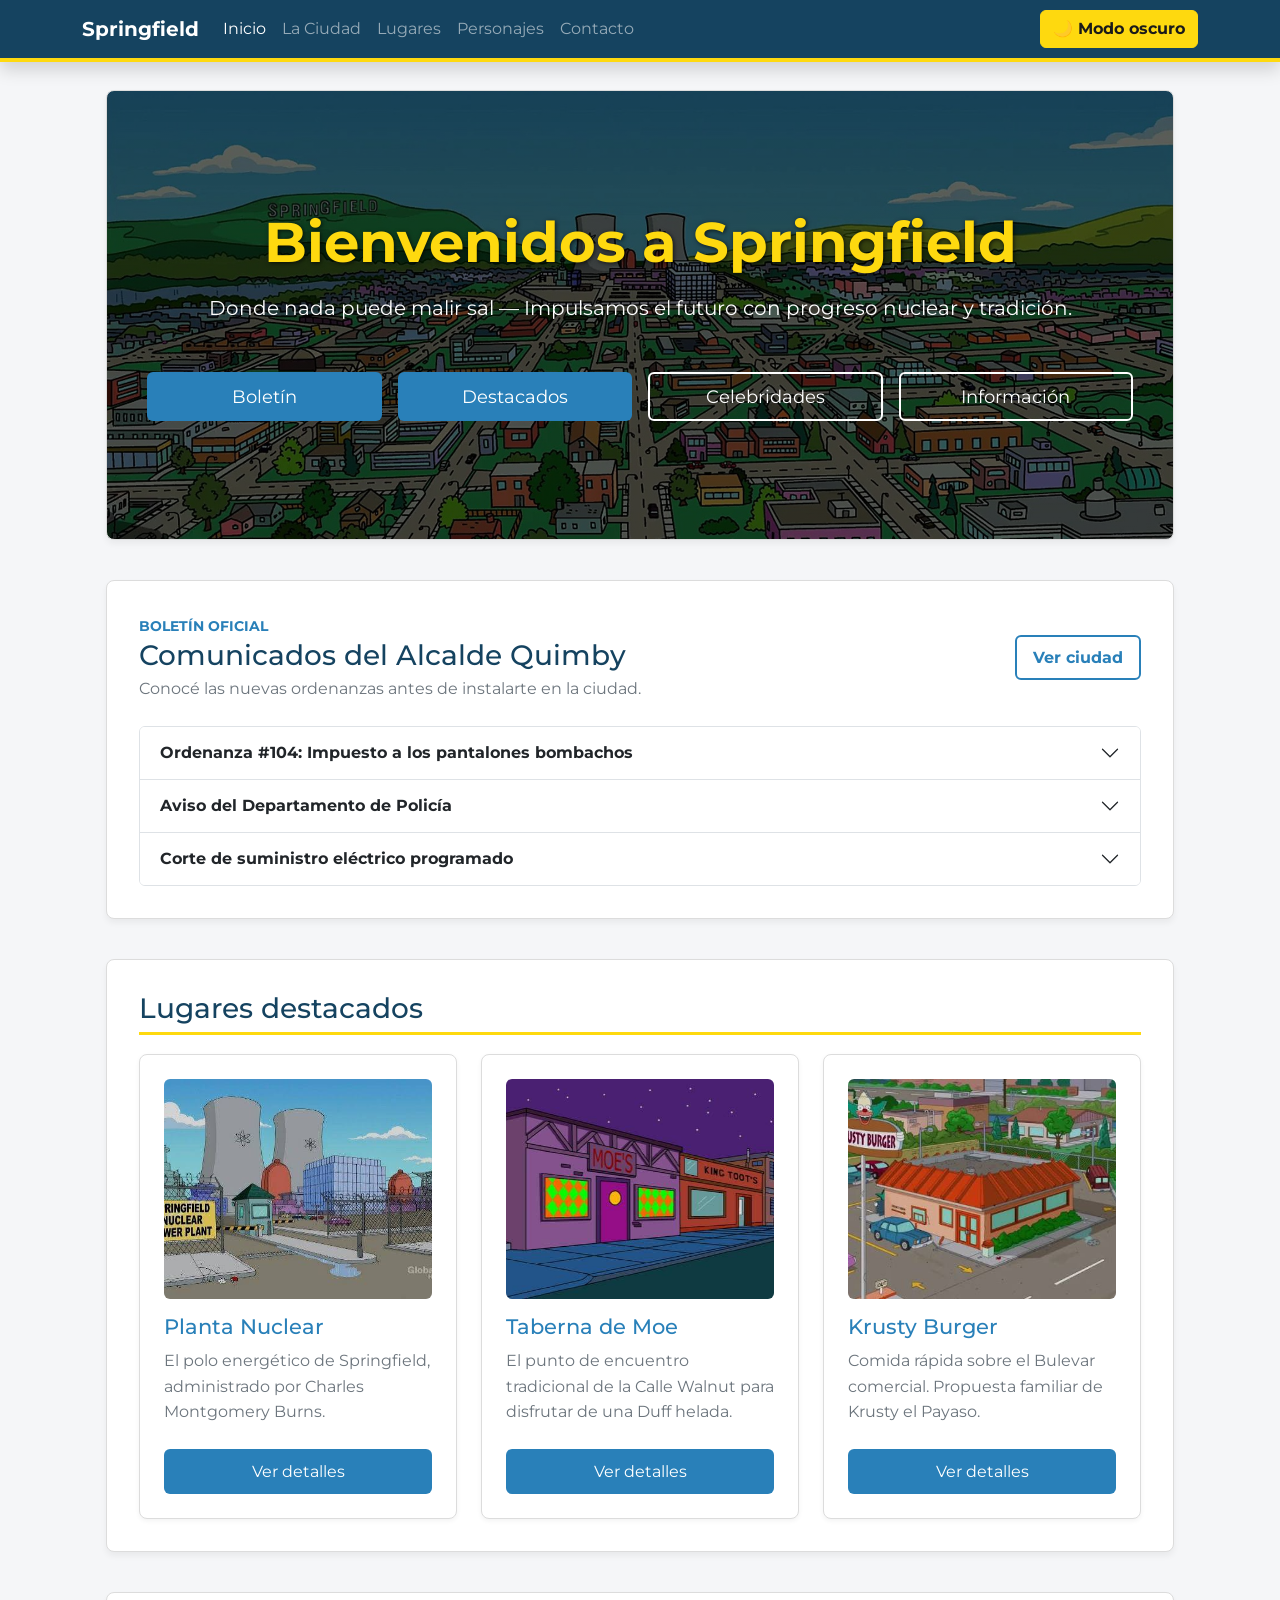
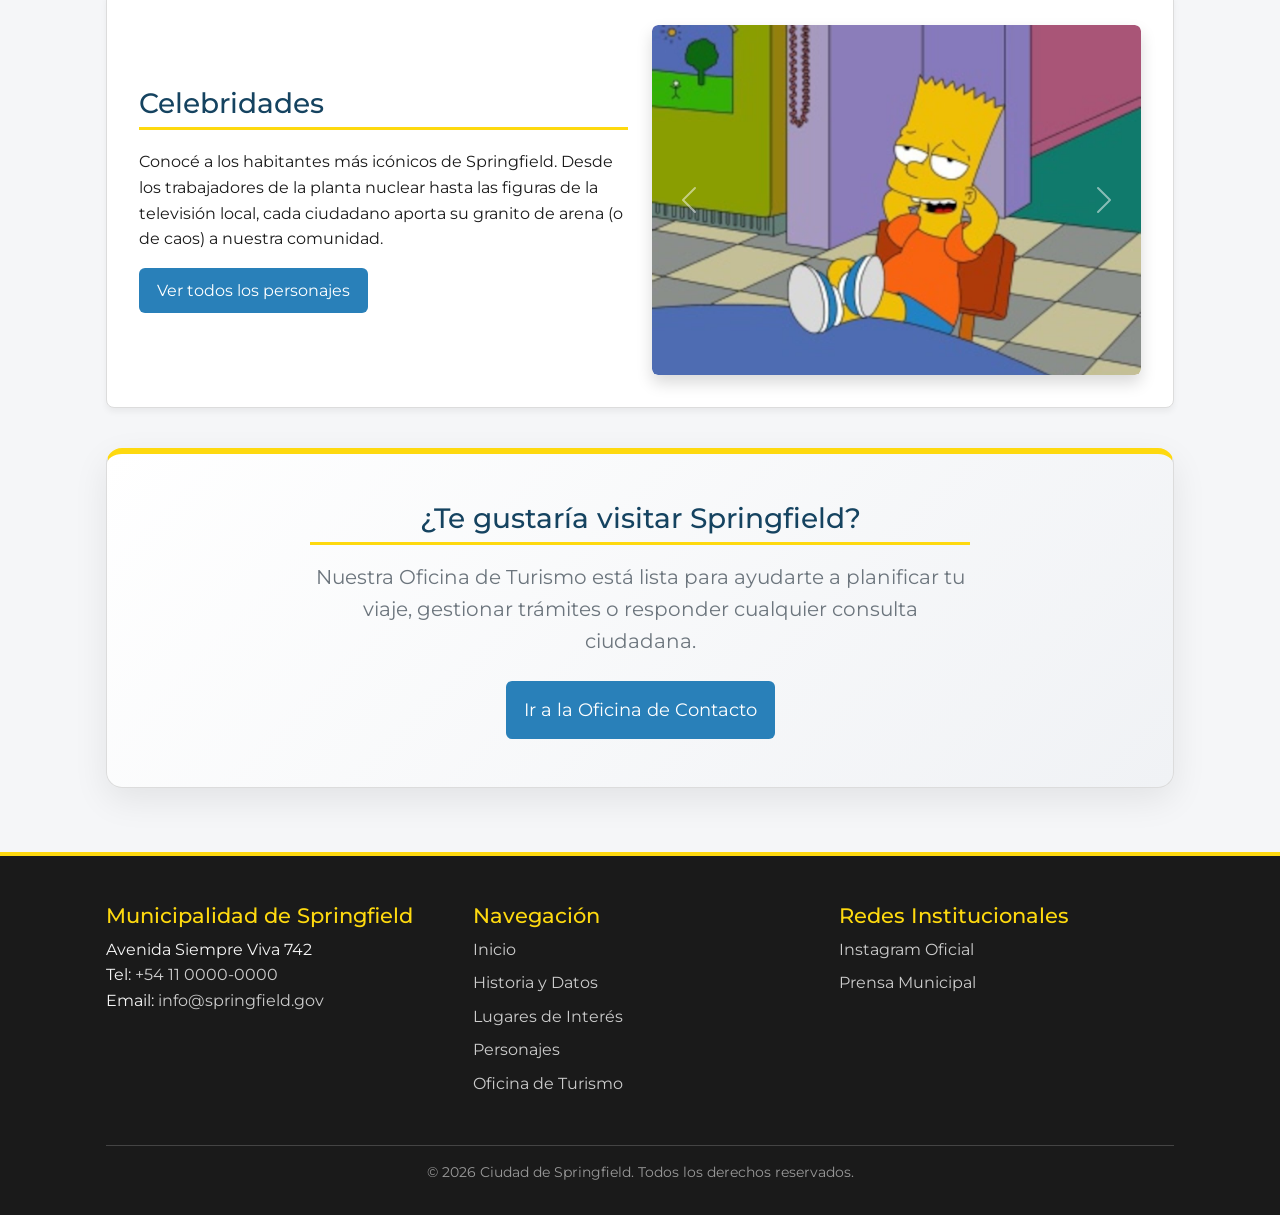
<file: index.html>
<!DOCTYPE html>
<html lang="es">
<head>
    <meta charset="UTF-8">
    <meta name="viewport" content="width=device-width, initial-scale=1.0">
    <title>Springfield - Portal Oficial</title>
    <!-- Google Fonts -->
    <link rel="preconnect" href="https://fonts.googleapis.com">
    <link rel="preconnect" href="https://fonts.gstatic.com" crossorigin>
    <link href="https://fonts.googleapis.com/css2?family=Montserrat:wght@400;500;700&display=swap" rel="stylesheet">
    <!-- Bootstrap -->
    <link href="https://cdn.jsdelivr.net/npm/bootstrap@5.3.3/dist/css/bootstrap.min.css" rel="stylesheet">
    <!-- CSS -->
    <link href="css/estilos.css" rel="stylesheet">
</head>
<body>
    
    <header>
        <nav class="navbar navbar-expand-lg navbar-dark bg-primary fixed-top shadow">
            <div class="container">
                <a class="navbar-brand fw-bold" href="index.html">Springfield</a>
                <button class="navbar-toggler" type="button" data-bs-toggle="collapse" data-bs-target="#menu-navegacion">
                    <span class="navbar-toggler-icon"></span>
                </button>
                <div class="collapse navbar-collapse" id="menu-navegacion">
                    <ul class="navbar-nav me-auto mb-2 mb-lg-0">
                        <li class="nav-item"><a class="nav-link active" href="index.html">Inicio</a></li>
                        <li class="nav-item"><a class="nav-link" href="ciudad.html">La Ciudad</a></li>
                        <li class="nav-item"><a class="nav-link" href="lugares.html">Lugares</a></li>
                        <li class="nav-item"><a class="nav-link" href="personajes.html">Personajes</a></li>
                        <li class="nav-item"><a class="nav-link" href="contacto.html">Contacto</a></li>
                    </ul>
                    <a class="btn btn-warning text-dark fw-bold" id="boton-oscuro">🌙 Modo oscuro</a>
                </div>
            </div>
        </nav>
    </header>

    <main>
        <section class="banner banner-inicio" id="hero-seccion">
            <h1 class="display-4 fw-bold">Bienvenidos a Springfield</h1>
            <p class="subtitulo-banner fs-5">Donde nada puede malir sal — Impulsamos el futuro con progreso nuclear y tradición.</p>
            
            <div class="row g-3 justify-content-center mt-3 w-100">
                <div class="col-6 col-md-3">
                    <a href="#boletin-seccion" class="boton boton-principal-grande w-100 text-center py-2">Boletín</a>
                </div>
                <div class="col-6 col-md-3">
                    <a href="#destacados-seccion" class="boton boton-principal-grande w-100 text-center py-2">Destacados</a>
                </div>
                <div class="col-6 col-md-3">
                    <a href="#celebridades-seccion" class="boton boton-borde-claro-grande w-100 text-center py-2">Celebridades</a>
                </div>
                <div class="col-6 col-md-3">
                    <a href="#informacion-seccion" class="boton boton-borde-claro-grande w-100 text-center py-2">Información</a>
                </div>
            </div>
        </section>

        <section class="boletin-oficial d-block" id="boletin-seccion">
            <div class="d-flex justify-content-between align-items-center mb-4 flex-wrap gap-3">
                <div class="textos-boletin">
                    <span class="etiqueta-boletin">Boletín Oficial</span>
                    <h2 class="mb-1">Comunicados del Alcalde Quimby</h2>
                    <p class="texto-secundario mb-0">Conocé las nuevas ordenanzas antes de instalarte en la ciudad.</p>
                </div>
                <a href="ciudad.html" class="boton boton-borde-primario">Ver ciudad</a>
            </div>

            <div class="accordion accordion-flush border rounded overflow-hidden" id="acordeon-boletin">
                <div class="accordion-item">
                    <h2 class="accordion-header" id="titulo-uno">
                        <button class="accordion-button collapsed fw-bold" type="button" data-bs-toggle="collapse" data-bs-target="#colapso-uno" aria-expanded="false" aria-controls="colapso-uno">
                            Ordenanza #104: Impuesto a los pantalones bombachos
                        </button>
                    </h2>
                    <div id="colapso-uno" class="accordion-collapse collapse" aria-labelledby="titulo-uno" data-bs-parent="#acordeon-boletin">
                        <div class="accordion-body texto-secundario">
                            Por disposición municipal, todo ciudadano que sea visto utilizando pantalones bombachos deberá abonar una tasa extra. Los fondos recaudados serán destinados a la estatua de Jebediah Springfield.
                        </div>
                    </div>
                </div>

                <div class="accordion-item">
                    <h2 class="accordion-header" id="titulo-dos">
                        <button class="accordion-button collapsed fw-bold" type="button" data-bs-toggle="collapse" data-bs-target="#colapso-dos" aria-expanded="false" aria-controls="colapso-dos">
                            Aviso del Departamento de Policía
                        </button>
                    </h2>
                    <div id="colapso-dos" class="accordion-collapse collapse" aria-labelledby="titulo-dos" data-bs-parent="#acordeon-boletin">
                        <div class="accordion-body texto-secundario">
                            El Jefe Gorgory informa que las donaciones de rosquillas serán recibidas de lunes a viernes en la comisaría central. Se priorizarán las glaseadas.
                        </div>
                    </div>
                </div>

                <div class="accordion-item">
                    <h2 class="accordion-header" id="titulo-tres">
                        <button class="accordion-button collapsed fw-bold" type="button" data-bs-toggle="collapse" data-bs-target="#colapso-tres" aria-expanded="false" aria-controls="colapso-tres">
                            Corte de suministro eléctrico programado
                        </button>
                    </h2>
                    <div id="colapso-tres" class="accordion-collapse collapse" aria-labelledby="titulo-tres" data-bs-parent="#acordeon-boletin">
                        <div class="accordion-body texto-secundario">
                            La Planta de Energía Nuclear notifica que habrá intermitencias en el servicio durante el fin de semana debido a un "incidente menor" en el sector 7G.
                        </div>
                    </div>
                </div>
            </div>
        </section>

        <section id="destacados-seccion">
            <h2>Lugares destacados</h2>
            <div class="grilla-tres-columnas">
                <article class="tarjeta">
                    <img src="img/planta-nuclear.jpg" alt="Planta Nuclear">
                    <h3>Planta Nuclear</h3>
                    <p class="texto-secundario">El polo energético de Springfield, administrado por Charles Montgomery Burns.</p>
                    <a href="lugares.html" class="boton boton-principal margen-superior-auto">Ver detalles</a>
                </article>
                <article class="tarjeta">
                    <img src="img/taberna-de-moe.jpg" alt="Taberna de Moe">
                    <h3>Taberna de Moe</h3>
                    <p class="texto-secundario">El punto de encuentro tradicional de la Calle Walnut para disfrutar de una Duff helada.</p>
                    <a href="lugares.html" class="boton boton-principal margen-superior-auto">Ver detalles</a>
                </article>
                <article class="tarjeta">
                    <img src="img/krusty-burger-restaurante.jpg" alt="Krusty Burger">
                    <h3>Krusty Burger</h3>
                    <p class="texto-secundario">Comida rápida sobre el Bulevar comercial. Propuesta familiar de Krusty el Payaso.</p>
                    <a href="lugares.html" class="boton boton-principal margen-superior-auto">Ver detalles</a>
                </article>
            </div>
        </section>

        <section id="celebridades-seccion">
            <div class="row align-items-center g-4">
                <div class="col-12 col-md-6">
                    <h2>Celebridades</h2>
                    <p>Conocé a los habitantes más icónicos de Springfield. Desde los trabajadores de la planta nuclear hasta las figuras de la televisión local, cada ciudadano aporta su granito de arena (o de caos) a nuestra comunidad.</p>
                    <a href="personajes.html" class="boton boton-principal">Ver todos los personajes</a>
                </div>

                <div class="col-12 col-md-6">
                    <div id="carrusel-personajes" class="carousel slide shadow rounded overflow-hidden" data-bs-ride="carousel">
                        <div class="carousel-inner">
                            <div class="carousel-item active" data-bs-interval="4000">
                                <img src="./img/bart.jpg" class="d-block w-100 img-carrusel" alt="Bart Simpson">
                            </div>
                            <div class="carousel-item" data-bs-interval="4000">
                                <img src="./img/krusty-con-la-hamburguesa.jpg" class="d-block w-100 img-carrusel" alt="Krusty">
                            </div>
                            <div class="carousel-item" data-bs-interval="4000">
                                <img src="./img/carl.jpg" class="d-block w-100 img-carrusel" alt="Carl">
                            </div>
                        </div>
                        <button class="carousel-control-prev" type="button" data-bs-target="#carrusel-personajes" data-bs-slide="prev">
                            <span class="carousel-control-prev-icon" aria-hidden="true"></span>
                            <span class="visually-hidden">Anterior</span>
                        </button>
                        <button class="carousel-control-next" type="button" data-bs-target="#carrusel-personajes" data-bs-slide="next">
                            <span class="carousel-control-next-icon" aria-hidden="true"></span>
                            <span class="visually-hidden">Siguiente</span>
                        </button>
                    </div>
                </div>
            </div>
        </section>

        <section class="llamado-accion text-center py-5" id="informacion-seccion">
            <div class="row justify-content-center">
                <div class="col-md-8">
                    <h2 class="mb-3">¿Te gustaría visitar Springfield?</h2>
                    <p class="texto-secundario fs-5 mb-4">
                        Nuestra Oficina de Turismo está lista para ayudarte a planificar tu viaje, gestionar trámites o responder cualquier consulta ciudadana.
                    </p>
                    <a href="contacto.html" class="boton boton-principal-grande">
                        Ir a la Oficina de Contacto
                    </a>
                </div>
            </div>
        </section>
    </main>

    <footer>
        <div class="pie-pagina-grilla">
            <div class="contenedor-pie">
                <div class="columnas-pie">
                    <div class="columna-pie-info">
                        <h3>Municipalidad de Springfield</h3>
                        <address>
                            Avenida Siempre Viva 742<br>
                            Tel: <a href="tel:+541100000000">+54 11 0000-0000</a><br>
                            Email: <a href="mailto:info@springfield.gov">info@springfield.gov</a>
                        </address>
                    </div>
                    <div class="columna-pie-nav">
                        <h3>Navegación</h3>
                        <ul>
                            <li><a href="index.html">Inicio</a></li>
                            <li><a href="ciudad.html">Historia y Datos</a></li>
                            <li><a href="lugares.html">Lugares de Interés</a></li>
                            <li><a href="personajes.html">Personajes</a></li>
                            <li><a href="contacto.html">Oficina de Turismo</a></li>
                        </ul>
                    </div>
                    <div class="columna-pie-redes">
                        <h3>Redes Institucionales</h3>
                        <ul>
                            <li><a href="https://instagram.com" target="_blank" rel="noopener noreferrer">Instagram Oficial</a></li>
                            <li><a href="https://twitter.com" target="_blank" rel="noopener noreferrer">Prensa Municipal</a></li>
                        </ul>
                    </div>
                </div>
                <div class="pie-derechos">
                    &copy; 2026 Ciudad de Springfield. Todos los derechos reservados.
                </div>
            </div>
        </div>
    </footer>
    <!-- Bootstrap -->
    <script src="https://cdn.jsdelivr.net/npm/bootstrap@5.3.3/dist/js/bootstrap.bundle.min.js"></script>
    <!-- JS -->
    <script src="js/main.js"></script>
</body>
</html>
</file>
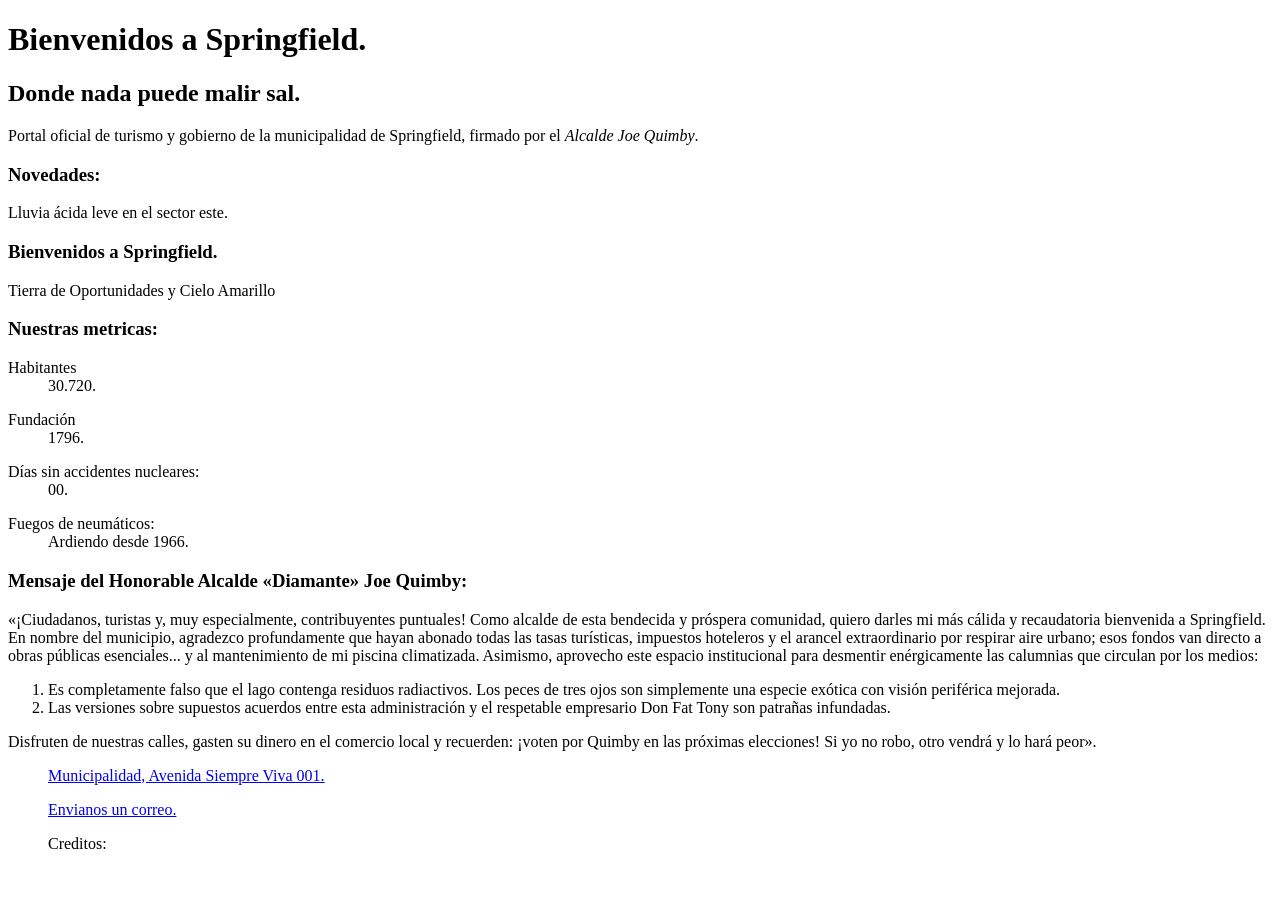
<file: Springfield/index.html>
<!DOCTYPE html>
<html lang="es">
<head>
    <meta charset="UTF-8">
    <meta name="viewport" content="width=device-width, initial-scale=1.0">
    <title>Springfield.</title>
</head>
<body>
    <header>
        <h1>Bienvenidos a Springfield.</h1>
        <h2>Donde nada puede malir sal.</h2>
        <p>Portal oficial de turismo y gobierno de la municipalidad de Springfield, firmado por el <em>Alcalde Joe Quimby</em>.</p>
    </header>
    <main>
        <section id="Inicio">
                <!--aca va una imagen del logo-->
                <!--deberia ir botones de inicio y demas para entrar a las otras paginas-->
                <h3>Novedades:</h3>
                <p>Lluvia ácida leve en el sector este.</p>
        </section>
        <section id="Impacto">
            <!--foto de la ciudad -->
            <!--explorar ciudad y guia de turismo-->
            <h3>Bienvenidos a Springfield.</h3>
                <p>Tierra de Oportunidades y Cielo Amarillo</p>              
        </section>
        <section id="Metricas">
            <!--aca va una imagen del logo-->
            <!--deberia ir botones de inicio y demas para entrar a las otras paginas-->
            <h3>Nuestras metricas:</h3>
                <dl><dt>Habitantes</dt><dd>30.720.</dd></dl>
                <dl><dt>Fundación</dt><dd>1796.</dd></dl>
                <dl><dt>Días sin accidentes nucleares:</dt><dd>00.</dd></dl>
                <dl><dt>Fuegos de neumáticos:</dt><dd>Ardiendo desde 1966.</dd></dl>                
        </section>
        <section id="Mensaje de la agencia">
            <!--Foto del alcalde al lado de un texto firmado-->
            <h3>Mensaje del Honorable Alcalde «Diamante» Joe Quimby:</h3>
            <p>«¡Ciudadanos, turistas y, muy especialmente, contribuyentes puntuales!
            Como alcalde de esta bendecida y próspera comunidad, quiero darles mi más cálida y 
            recaudatoria bienvenida a Springfield. En nombre del municipio, agradezco profundamente 
            que hayan abonado todas las tasas turísticas, impuestos hoteleros y el arancel 
            extraordinario por respirar aire urbano; esos fondos van directo a obras 
            públicas esenciales... y al mantenimiento de mi piscina climatizada.
            Asimismo, aprovecho este espacio institucional para desmentir enérgicamente 
            las calumnias que circulan por los medios:</p>
            <ol>
                <li>Es completamente falso que el lago contenga residuos radiactivos. Los peces de tres ojos son simplemente una especie exótica con visión periférica mejorada.</li>
                <li>Las versiones sobre supuestos acuerdos entre esta administración y el respetable empresario Don Fat Tony son patrañas infundadas.</li>
            </ol>
            <p>Disfruten de nuestras calles, gasten su dinero en el comercio local y recuerden: ¡voten por Quimby en las próximas elecciones! Si yo no robo, otro vendrá y lo hará peor».</p>
        </section>
    </main>
    <footer id="Contacto">
        <ul>
            <p><a href="https://www.instagram.com/" target="_blank" rel="noopener noreferrer">Municipalidad, Avenida Siempre Viva 001.</a></p>
            <p><a href="mailto:avenidaSiempreViva@gmail.com">Envianos un correo.</a></p>
            <p>Creditos: </p>
        </ul>
    </footer>
</body>
</html>
</file>
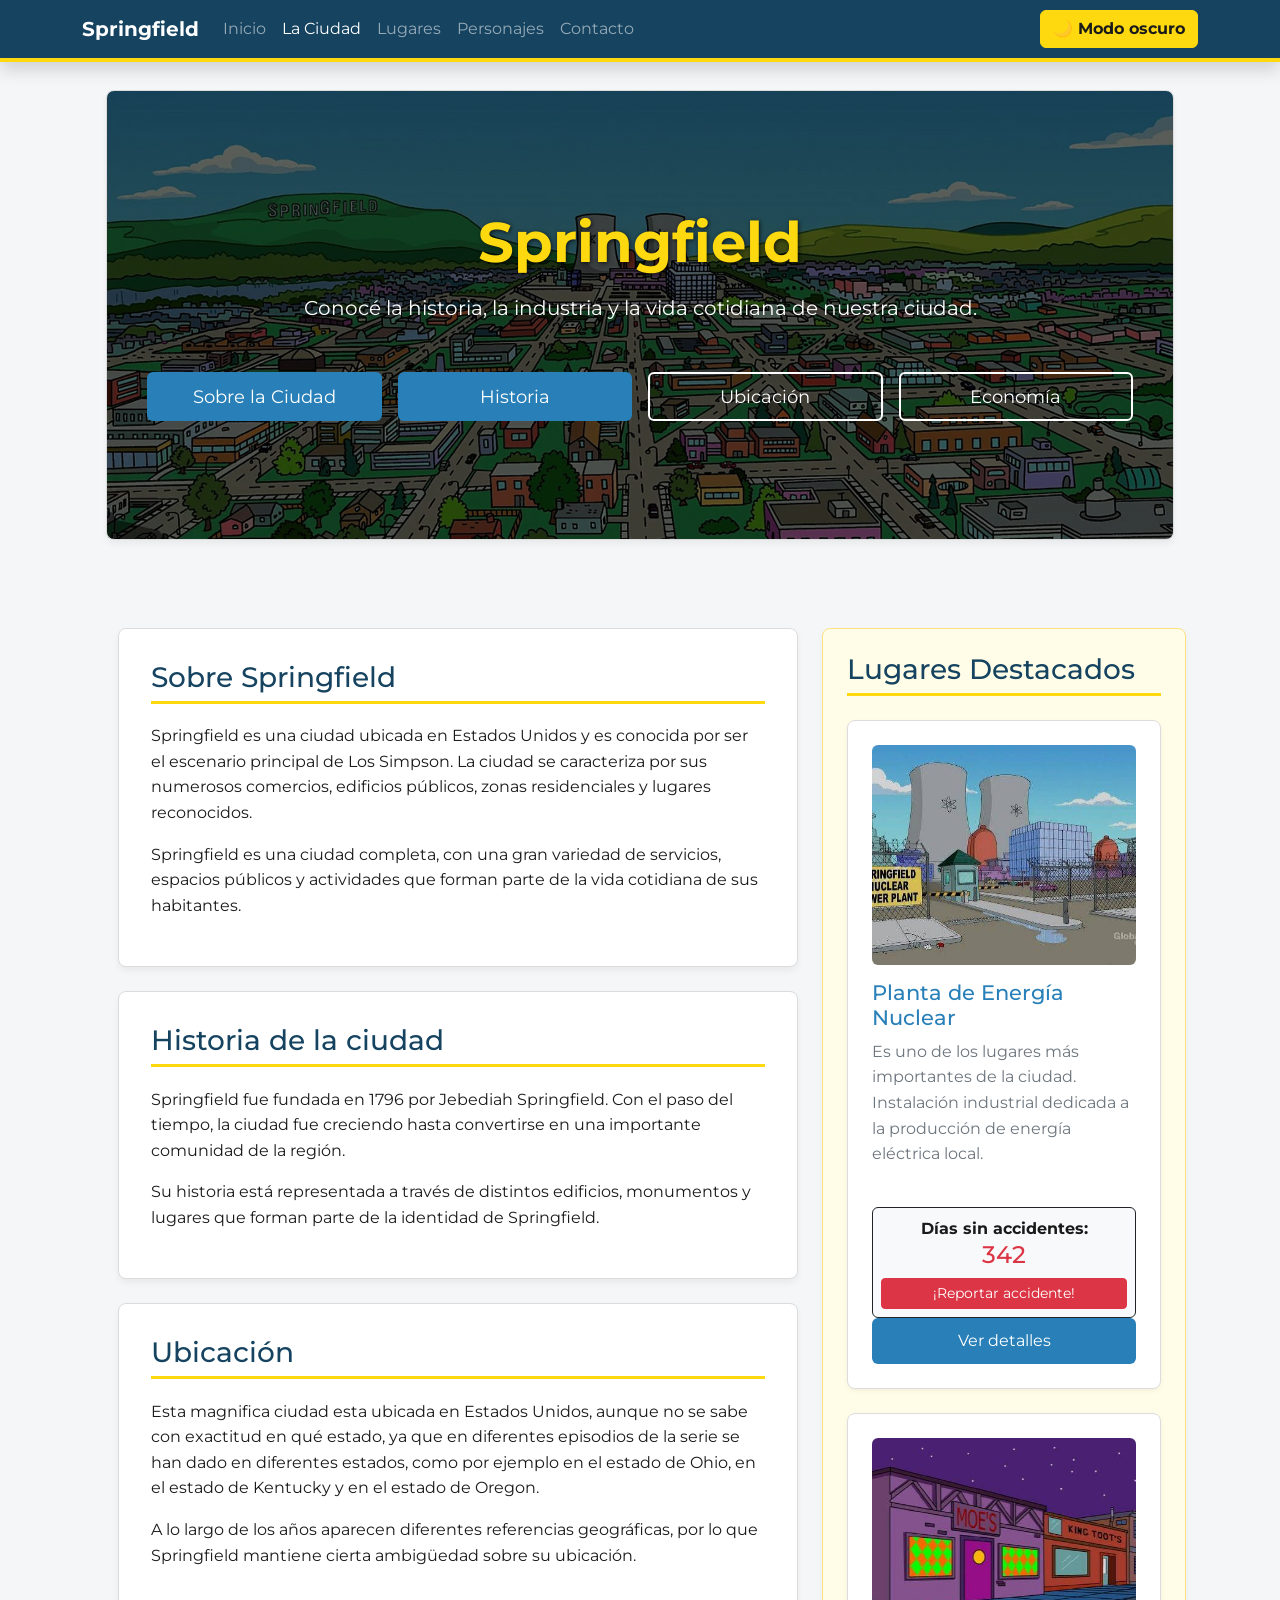
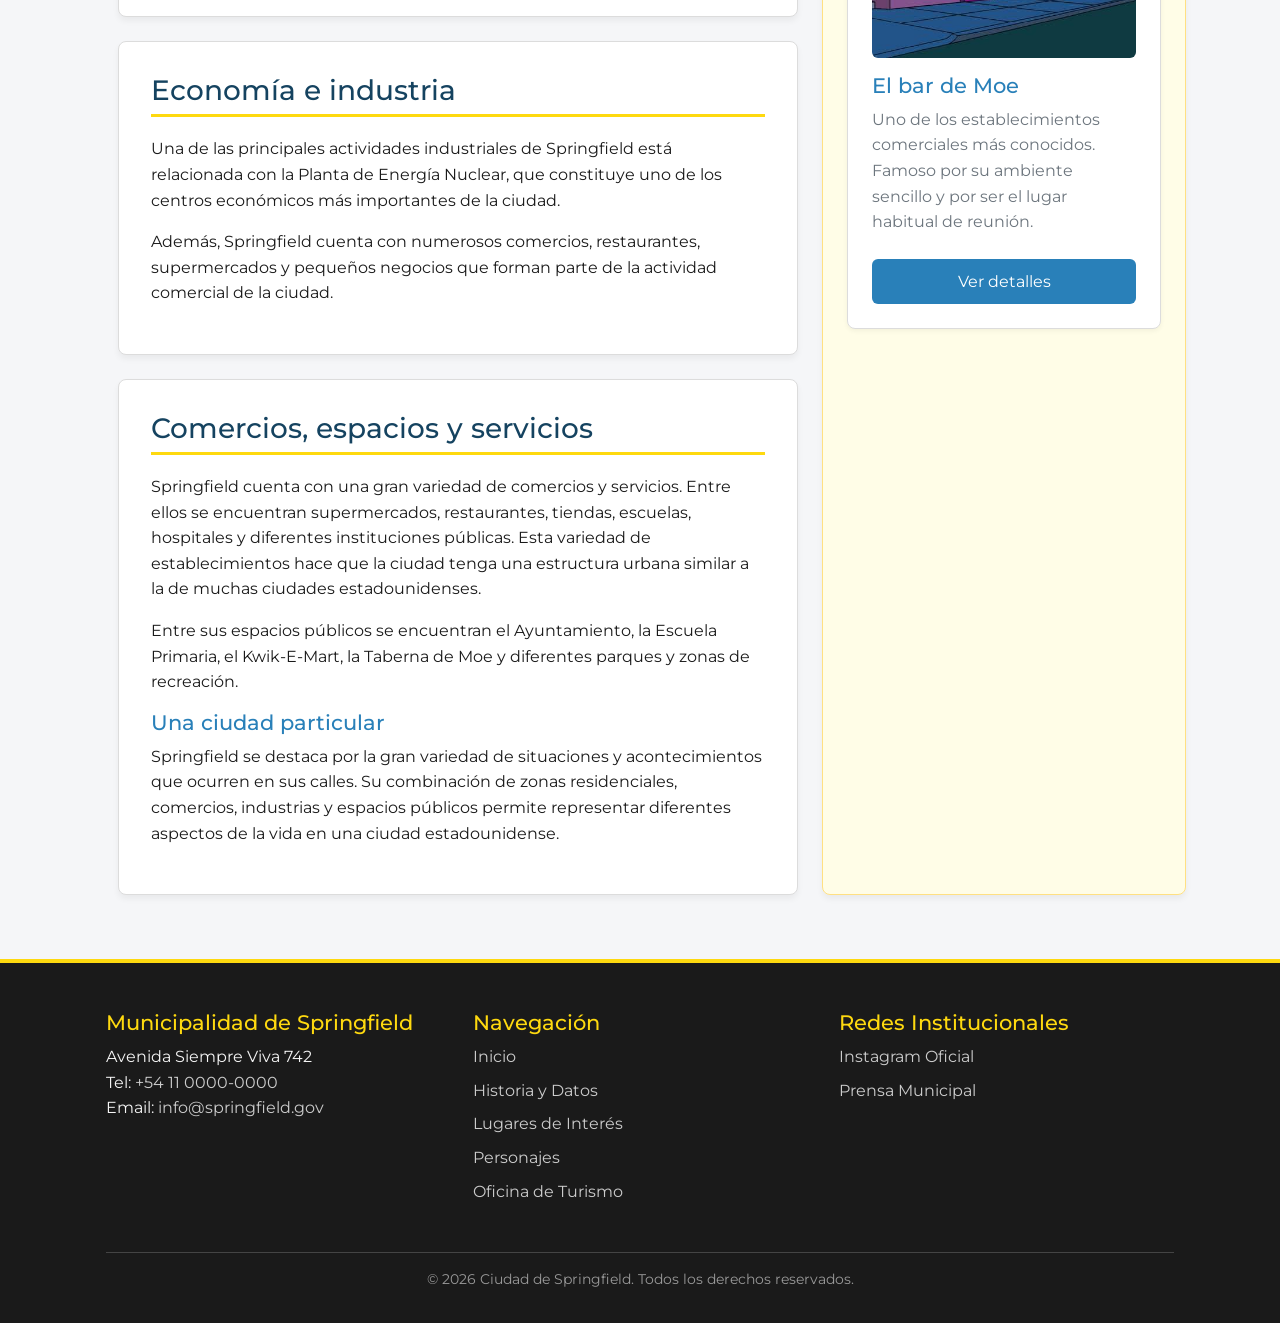
<file: ciudad.html>
<!DOCTYPE html>
<html lang="es">
<head>
    <meta charset="UTF-8">
    <meta name="viewport" content="width=device-width, initial-scale=1.0">
    <title>Springfield - La ciudad</title>
    <link rel="preconnect" href="https://fonts.googleapis.com">
    <link rel="preconnect" href="https://fonts.gstatic.com" crossorigin>
    <link href="https://fonts.googleapis.com/css2?family=Montserrat:wght@400;500;700&display=swap" rel="stylesheet">
    <link href="https://cdn.jsdelivr.net/npm/bootstrap@5.3.3/dist/css/bootstrap.min.css" rel="stylesheet">
    <link rel="stylesheet" href="css/estilos.css">
</head>
<body>

    <header>
        <nav class="navbar navbar-expand-lg navbar-dark bg-primary fixed-top shadow">
            <div class="container">
                <a class="navbar-brand fw-bold" href="index.html">Springfield</a>
                <button class="navbar-toggler" type="button" data-bs-toggle="collapse" data-bs-target="#menu-navegacion">
                    <span class="navbar-toggler-icon"></span>
                </button>
                <div class="collapse navbar-collapse" id="menu-navegacion">
                    <ul class="navbar-nav me-auto mb-2 mb-lg-0">
                        <li class="nav-item"><a class="nav-link" href="index.html">Inicio</a></li>
                        <li class="nav-item"><a class="nav-link active" href="ciudad.html">La Ciudad</a></li>
                        <li class="nav-item"><a class="nav-link" href="lugares.html">Lugares</a></li>
                        <li class="nav-item"><a class="nav-link" href="personajes.html">Personajes</a></li>
                        <li class="nav-item"><a class="nav-link" href="contacto.html">Contacto</a></li>
                    </ul>
                    <a class="btn btn-warning text-dark fw-bold" id="boton-oscuro" style="cursor: pointer;">🌙 Modo oscuro</a>
                </div>
            </div>
        </nav>
    </header>

    <main>
        <section class="banner banner-ciudad" id="hero-seccion">
            <h1 class="display-4 fw-bold">Springfield</h1>
            <p class="subtitulo-banner fs-5">Conocé la historia, la industria y la vida cotidiana de nuestra ciudad.</p>
            
            <div class="row g-3 justify-content-center mt-3 w-100">
                <div class="col-6 col-md-3">
                    <a href="#sobre-springfield" class="boton boton-principal-grande w-100 text-center py-2">Sobre la Ciudad</a>
                </div>
                <div class="col-6 col-md-3">
                    <a href="#historia" class="boton boton-principal-grande w-100 text-center py-2">Historia</a>
                </div>
                <div class="col-6 col-md-3">
                    <a href="#ubicacion" class="boton boton-borde-claro-grande w-100 text-center py-2">Ubicación</a>
                </div>
                <div class="col-6 col-md-3">
                    <a href="#economia" class="boton boton-borde-claro-grande w-100 text-center py-2">Economía</a>
                </div>
            </div>
        </section>

        <div class="container mt-5">
            <div class="row gy-4 gx-lg-5">
                
                <div class="col-lg-8 d-flex flex-column gap-4">
                    
                    <article id="sobre-springfield">
                        <h2>Sobre Springfield</h2>
                        <p>Springfield es una ciudad ubicada en Estados Unidos y es conocida por ser el escenario principal de Los Simpson. La ciudad se caracteriza por sus numerosos comercios, edificios públicos, zonas residenciales y lugares reconocidos.</p>
                        <p>Springfield es una ciudad completa, con una gran variedad de servicios, espacios públicos y actividades que forman parte de la vida cotidiana de sus habitantes.</p>
                    </article>

                    <article id="historia">
                        <h2>Historia de la ciudad</h2>
                        <p>Springfield fue fundada en 1796 por Jebediah Springfield. Con el paso del tiempo, la ciudad fue creciendo hasta convertirse en una importante comunidad de la región.</p>
                        <p>Su historia está representada a través de distintos edificios, monumentos y lugares que forman parte de la identidad de Springfield.</p>
                    </article>

                    <article id="ubicacion">
                        <h2>Ubicación</h2>
                        <p>Esta magnifica ciudad esta ubicada en Estados Unidos, aunque no se sabe con exactitud en qué estado, ya que en diferentes episodios de la serie se han dado en diferentes estados, como por ejemplo en el estado de Ohio, en el estado de Kentucky y en el estado de Oregon.</p>
                        <p>A lo largo de los años aparecen diferentes referencias geográficas, por lo que Springfield mantiene cierta ambigüedad sobre su ubicación.</p>
                    </article>

                    <article id="economia">
                        <h2>Economía e industria</h2>
                        <p>Una de las principales actividades industriales de Springfield está relacionada con la Planta de Energía Nuclear, que constituye uno de los centros económicos más importantes de la ciudad.</p>
                        <p>Además, Springfield cuenta con numerosos comercios, restaurantes, supermercados y pequeños negocios que forman parte de la actividad comercial de la ciudad.</p>
                    </article>

                    <article id="comercios">
                        <h2>Comercios, espacios y servicios</h2>
                        <p>Springfield cuenta con una gran variedad de comercios y servicios. Entre ellos se encuentran supermercados, restaurantes, tiendas, escuelas, hospitales y diferentes instituciones públicas. Esta variedad de establecimientos hace que la ciudad tenga una estructura urbana similar a la de muchas ciudades estadounidenses.</p>
                        <p>Entre sus espacios públicos se encuentran el Ayuntamiento, la Escuela Primaria, el Kwik-E-Mart, la Taberna de Moe y diferentes parques y zonas de recreación.</p>
                        
                        <h3>Una ciudad particular</h3>
                        <p>Springfield se destaca por la gran variedad de situaciones y acontecimientos que ocurren en sus calles. Su combinación de zonas residenciales, comercios, industrias y espacios públicos permite representar diferentes aspectos de la vida en una ciudad estadounidense.</p>
                    </article>
                </div>

                <aside class="col-lg-4">
                    <div class="sticky-top" style="top: 100px;">
                        <h2 class="mb-4">Lugares Destacados</h2>
                        
                        <article class="tarjeta mb-4">
                            <img src="img/planta-nuclear.jpg" alt="Planta Nuclear" id="foto-planta" style="cursor: pointer;">
                            <h3>Planta de Energía Nuclear</h3>
                            <p class="texto-secundario">Es uno de los lugares más importantes de la ciudad. Instalación industrial dedicada a la producción de energía eléctrica local.</p>
                                <div class="text-center mt-3 p-2 bg-light border border-dark rounded">
                                    <p class="mb-0 fw-bold">Días sin accidentes:</p>
                                    <h4 id="contador-accidentes" class="text-danger mb-2">342</h4>
                                    <button id="btn-accidente" class="btn btn-sm btn-danger w-100">¡Reportar accidente!</button>
                                </div>
                            <a href="lugares.html" class="boton boton-principal margen-superior-auto">Ver detalles</a>
                        </article>

                        <article class="tarjeta mb-4">
                            <img src="img/taberna-de-moe.jpg" alt="Taberna de Moe">
                            <h3>El bar de Moe</h3>
                            <p class="texto-secundario">Uno de los establecimientos comerciales más conocidos. Famoso por su ambiente sencillo y por ser el lugar habitual de reunión.</p>
                            <a href="lugares.html" class="boton boton-principal margen-superior-auto">Ver detalles</a>
                        </article>
                    </div>
                </aside>

            </div>
        </div>
    </main>

    <footer>
        <div class="pie-pagina-grilla">
            <div class="contenedor-pie">
                <div class="columnas-pie">
                    <div class="columna-pie-info">
                        <h3>Municipalidad de Springfield</h3>
                        <address>
                            Avenida Siempre Viva 742<br>
                            Tel: <a href="tel:+541100000000">+54 11 0000-0000</a><br>
                            Email: <a href="mailto:info@springfield.gov">info@springfield.gov</a>
                        </address>
                    </div>
                    <div class="columna-pie-nav">
                        <h3>Navegación</h3>
                        <ul>
                            <li><a href="index.html">Inicio</a></li>
                            <li><a href="ciudad.html">Historia y Datos</a></li>
                            <li><a href="lugares.html">Lugares de Interés</a></li>
                            <li><a href="personajes.html">Personajes</a></li>
                            <li><a href="contacto.html">Oficina de Turismo</a></li>
                        </ul>
                    </div>
                    <div class="columna-pie-redes">
                        <h3>Redes Institucionales</h3>
                        <ul>
                            <li><a href="https://instagram.com" target="_blank" rel="noopener noreferrer">Instagram Oficial</a></li>
                            <li><a href="https://twitter.com" target="_blank" rel="noopener noreferrer">Prensa Municipal</a></li>
                        </ul>
                    </div>
                </div>
                <div class="pie-derechos">
                    &copy; 2026 Ciudad de Springfield. Todos los derechos reservados.
                </div>
            </div>
        </div>
    </footer>
    
    <script src="https://cdn.jsdelivr.net/npm/bootstrap@5.3.3/dist/js/bootstrap.bundle.min.js"></script>
    <script src="js/main.js"></script>
</body>
</html>
</file>
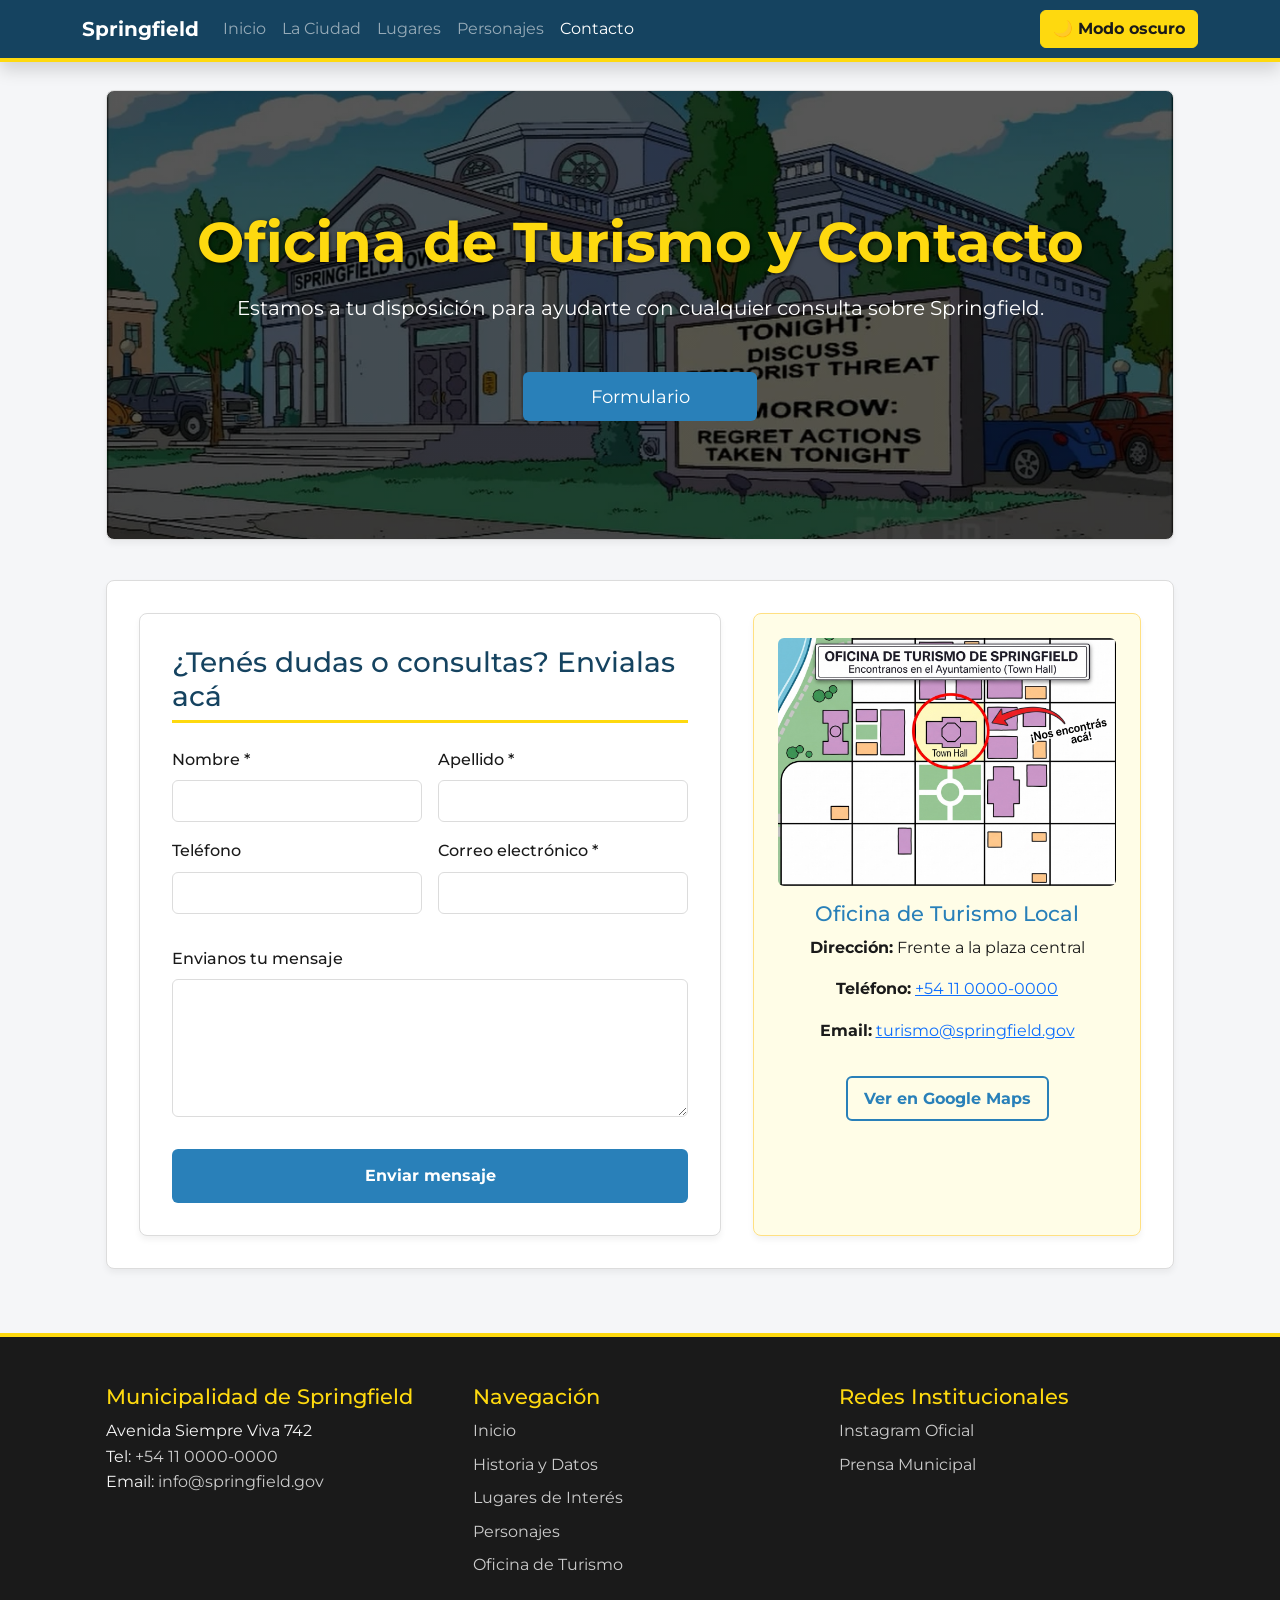
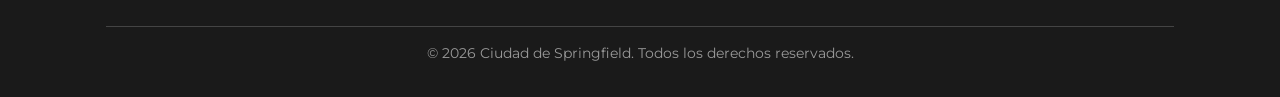
<file: contacto.html>
<!DOCTYPE html>
<html lang="es">
<head>
    <meta charset="UTF-8">
    <meta name="viewport" content="width=device-width, initial-scale=1.0">
    <title>Springfield - Contacto</title>
    <!-- Google Fonts -->
    <link rel="preconnect" href="https://fonts.googleapis.com">
    <link rel="preconnect" href="https://fonts.gstatic.com" crossorigin>
    <link href="https://fonts.googleapis.com/css2?family=Montserrat:wght@400;500;700&display=swap" rel="stylesheet">
    <!-- Bootstrap -->
    <link href="https://cdn.jsdelivr.net/npm/bootstrap@5.3.3/dist/css/bootstrap.min.css" rel="stylesheet">
    <!-- CSS -->
    <link href="css/estilos.css" rel="stylesheet">
</head>
<body>
    
    <header>
        <nav class="navbar navbar-expand-lg navbar-dark bg-primary fixed-top shadow">
            <div class="container">
                <a class="navbar-brand fw-bold" href="index.html">Springfield</a>
                <button class="navbar-toggler" type="button" data-bs-toggle="collapse" data-bs-target="#menu-navegacion">
                    <span class="navbar-toggler-icon"></span>
                </button>
                <div class="collapse navbar-collapse" id="menu-navegacion">
                    <ul class="navbar-nav me-auto mb-2 mb-lg-0">
                        <li class="nav-item"><a class="nav-link" href="index.html">Inicio</a></li>
                        <li class="nav-item"><a class="nav-link" href="ciudad.html">La Ciudad</a></li>
                        <li class="nav-item"><a class="nav-link" href="lugares.html">Lugares</a></li>
                        <li class="nav-item"><a class="nav-link" href="personajes.html">Personajes</a></li>
                        <li class="nav-item"><a class="nav-link active" href="contacto.html">Contacto</a></li>
                    </ul>
                    <a class="btn btn-warning text-dark fw-bold" id="boton-oscuro">🌙 Modo oscuro</a>
                </div>
            </div>
        </nav>
    </header>

    <main>
        <section class="banner banner-ayuntamiento" id="banner-contacto">
            <h1 class="display-4 fw-bold">Oficina de Turismo y Contacto</h1>
            <p class="subtitulo-banner fs-5">Estamos a tu disposición para ayudarte con cualquier consulta sobre Springfield.</p>
            <div class="row g-3 justify-content-center mt-3 w-100">
                <div class="col-6 col-md-3">
                    <a href="#formulario" class="boton boton-principal-grande w-100 text-center py-2">Formulario</a>
                </div>
            </div>
        </section>
        <section id="formulario">
        <div class="grilla-dos-columnas" id="contenedor-contacto">
            <section id="seccion-formulario">
                <h2>¿Tenés dudas o consultas? Envialas acá</h2>
                <form id="formulario-contacto" action="#" class="formulario-estandar">
                    
                    <div id="alerta-formulario" class="alert d-none" role="alert"></div>

                    <div class="grilla-formulario">
                        <div>
                            <label for="campo-nombre" class="etiqueta-formulario">Nombre *</label>
                            <input type="text" id="campo-nombre" class="control-formulario" required>
                        </div>
                        <div>
                            <label for="campo-apellido" class="etiqueta-formulario">Apellido *</label>
                            <input type="text" id="campo-apellido" class="control-formulario" required>
                        </div>
                        <div>
                            <label for="campo-telefono" class="etiqueta-formulario">Teléfono</label>
                            <input type="tel" id="campo-telefono" class="control-formulario">
                        </div>
                        <div>
                            <label for="campo-email" class="etiqueta-formulario">Correo electrónico *</label>
                            <input type="email" id="campo-email" class="control-formulario" required>
                        </div>
                        <div class="campo-completo">
                            <label for="campo-mensaje" class="etiqueta-formulario">Envianos tu mensaje</label>
                            <textarea id="campo-mensaje" class="control-formulario" rows="5" required></textarea>
                        </div>
                        <div class="campo-completo">
                            <button type="submit" class="boton boton-ancho-completo">Enviar mensaje</button>
                        </div>
                    </div>
                </form>
            </section>

            <aside class="mapa-lateral" id="panel-turismo">
                <img src="img/mapaMunicipal.jfif" alt="Mapa Municipal">
                <h3>Oficina de Turismo Local</h3>
                <p><strong>Dirección:</strong> Frente a la plaza central</p>
                <p><strong>Teléfono:</strong> <a href="tel:+541100000000">+54 11 0000-0000</a></p>
                <p><strong>Email:</strong> <a href="mailto:turismo@springfield.gov">turismo@springfield.gov</a></p>
                <a href="https://goo.gl/maps/8Z5k1g6J7vL2" target="_blank" rel="noopener noreferrer" class="boton boton-borde-primario mt-3">Ver en Google Maps</a>
            </aside>
        </div>
    </main>

    <footer>
        <div class="pie-pagina-grilla">
            <div class="contenedor-pie">
                <div class="columnas-pie">
                    <div class="columna-pie-info">
                        <h3>Municipalidad de Springfield</h3>
                        <address>
                            Avenida Siempre Viva 742<br>
                            Tel: <a href="tel:+541100000000">+54 11 0000-0000</a><br>
                            Email: <a href="mailto:info@springfield.gov">info@springfield.gov</a>
                        </address>
                    </div>
                    <div class="columna-pie-nav">
                        <h3>Navegación</h3>
                        <ul>
                            <li><a href="index.html">Inicio</a></li>
                            <li><a href="ciudad.html">Historia y Datos</a></li>
                            <li><a href="lugares.html">Lugares de Interés</a></li>
                            <li><a href="personajes.html">Personajes</a></li>
                            <li><a href="contacto.html">Oficina de Turismo</a></li>
                        </ul>
                    </div>
                    <div class="columna-pie-redes">
                        <h3>Redes Institucionales</h3>
                        <ul>
                            <li><a href="https://instagram.com" target="_blank" rel="noopener noreferrer">Instagram Oficial</a></li>
                            <li><a href="https://twitter.com" target="_blank" rel="noopener noreferrer">Prensa Municipal</a></li>
                        </ul>
                    </div>
                </div>
                <div class="pie-derechos">
                    &copy; 2026 Ciudad de Springfield. Todos los derechos reservados.
                </div>
            </div>
        </div>
    </footer>
    <!-- Bootstrap -->
    <script src="https://cdn.jsdelivr.net/npm/bootstrap@5.3.3/dist/js/bootstrap.bundle.min.js"></script>
    <!-- JS -->
    <script src="js/main.js"></script>
</body>
</html>
</file>
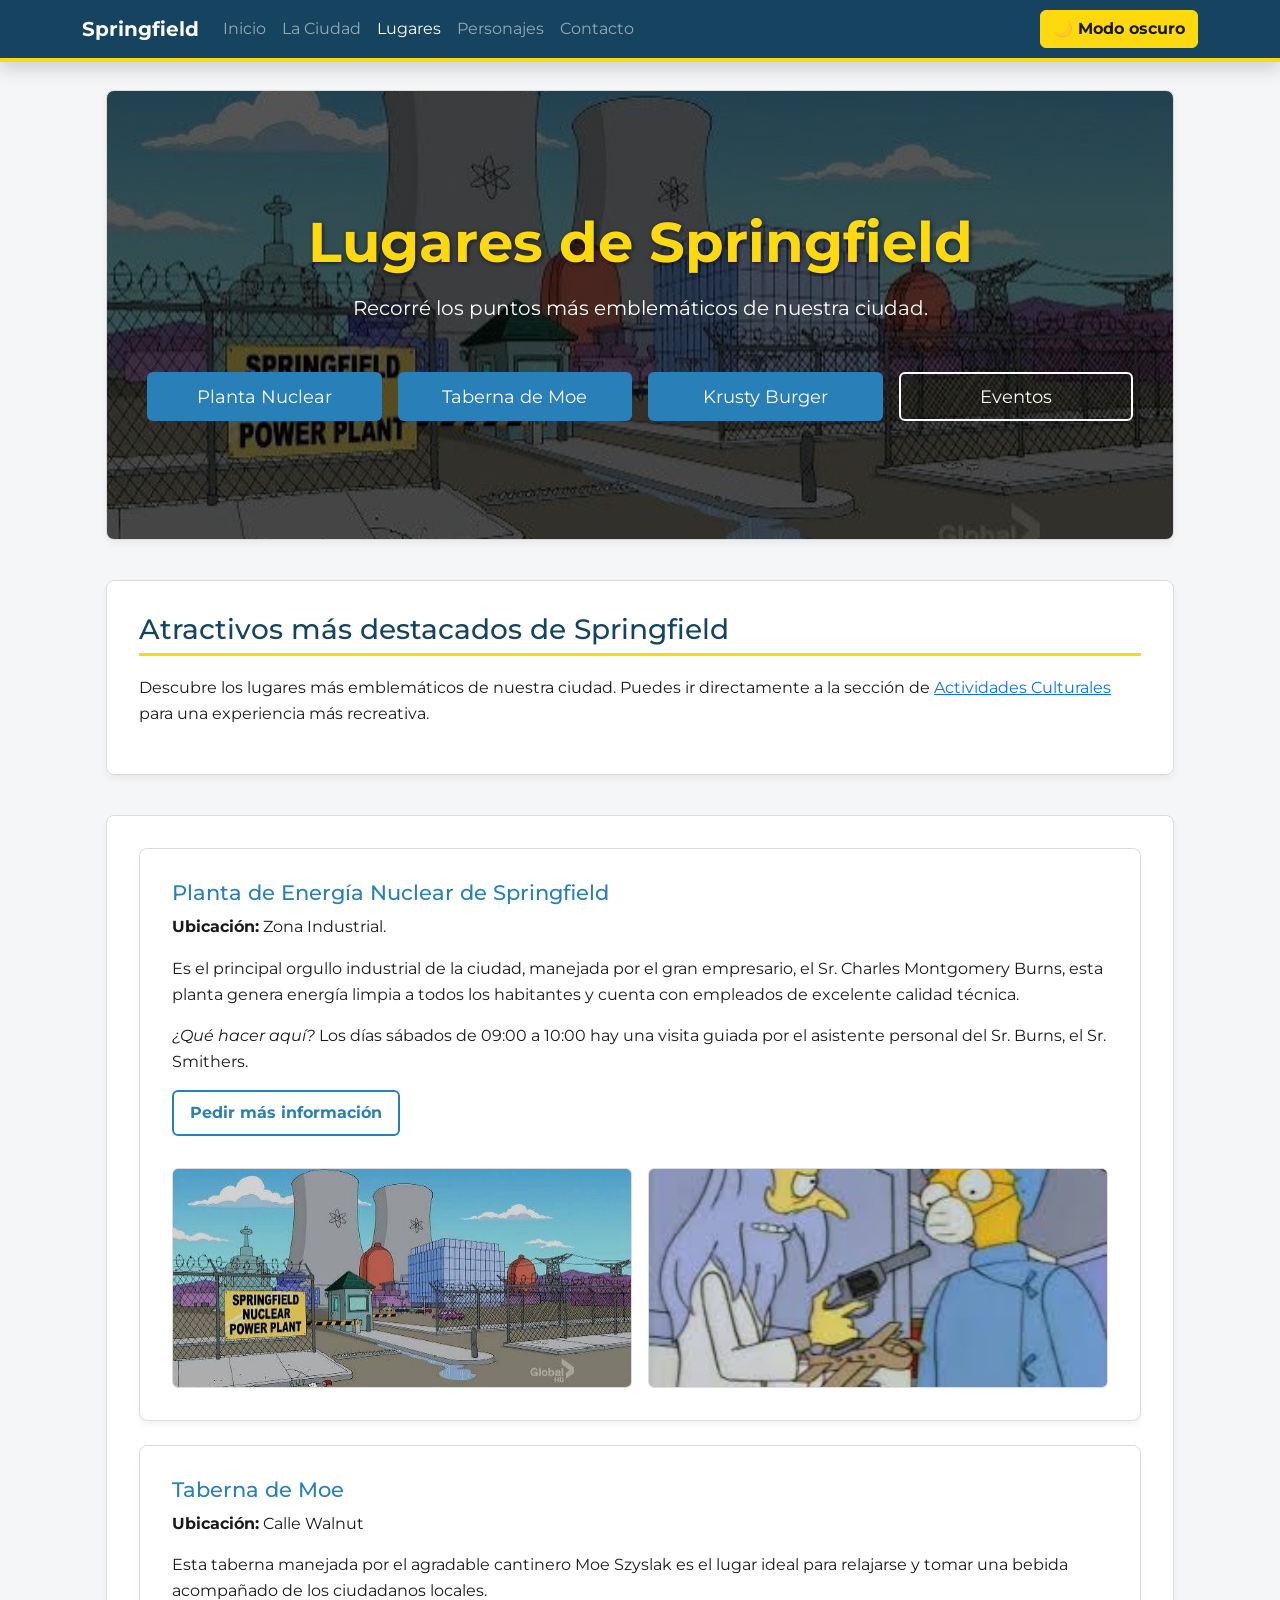
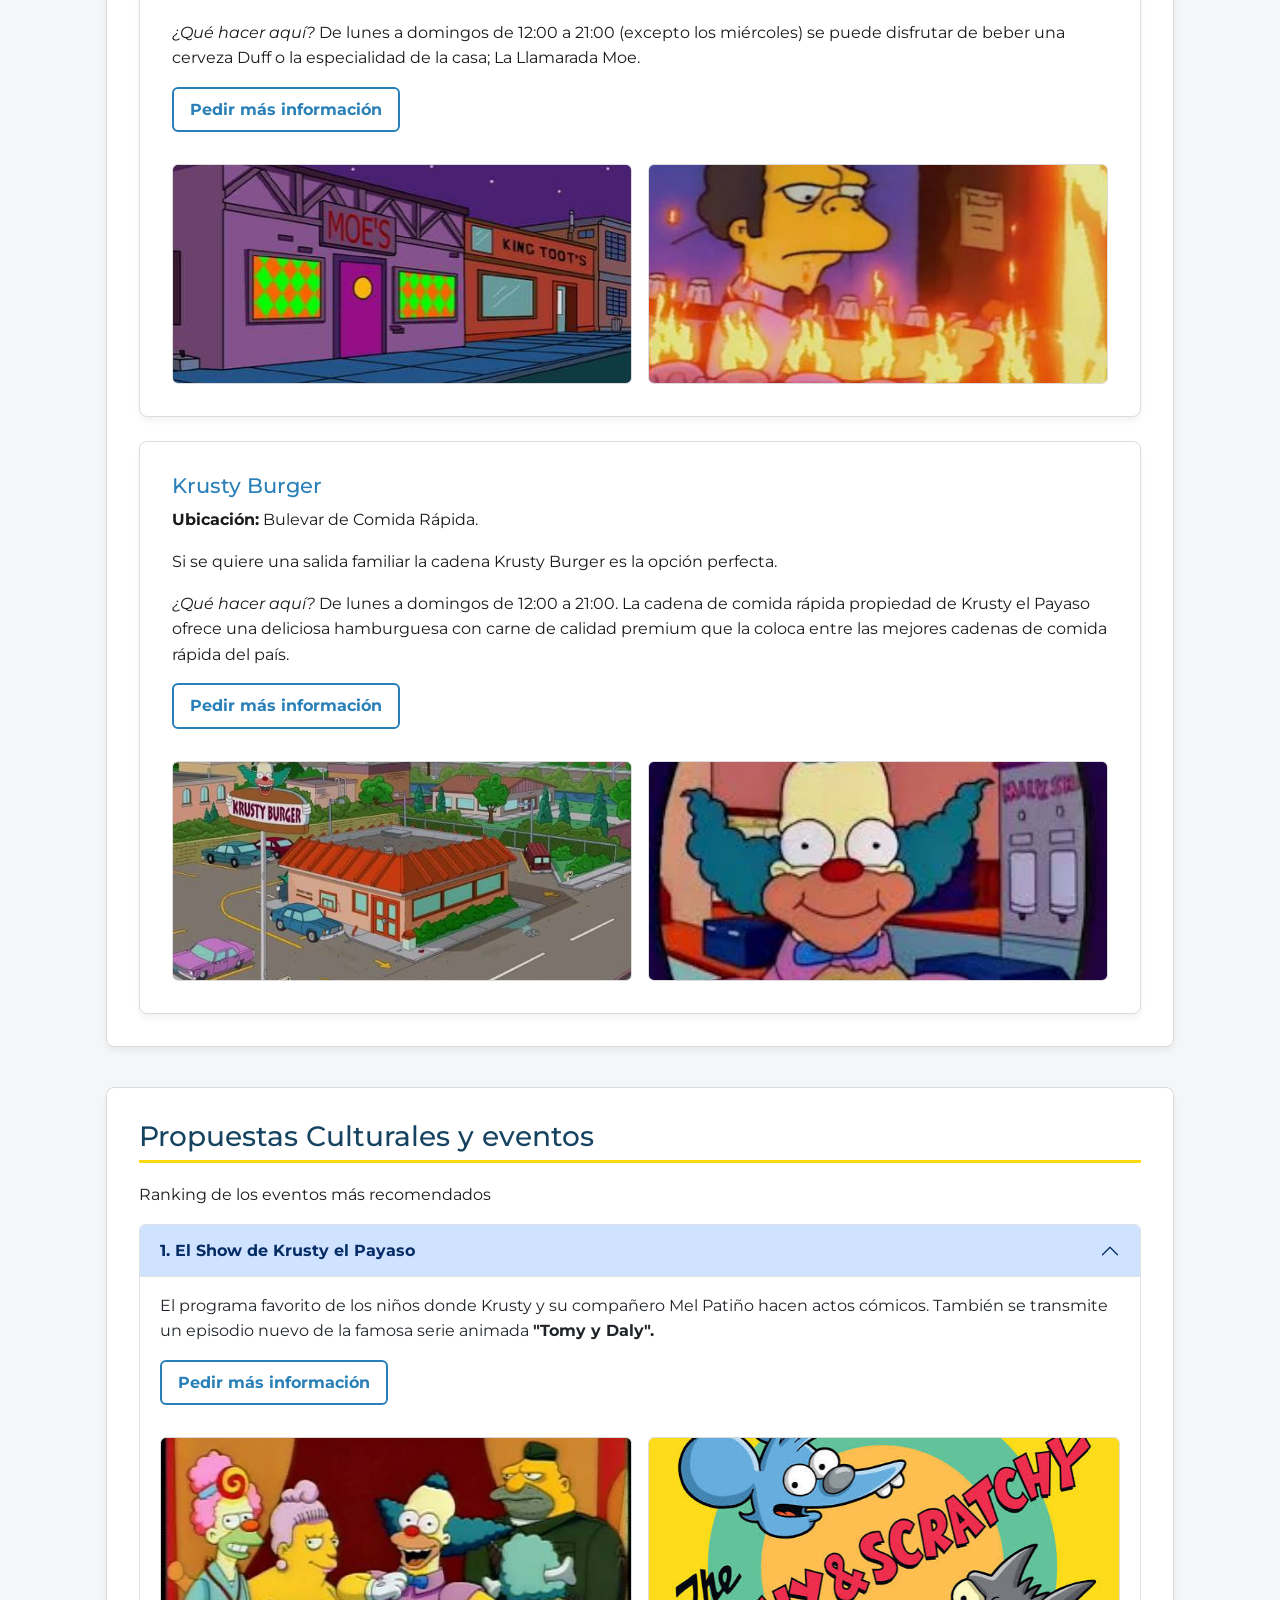
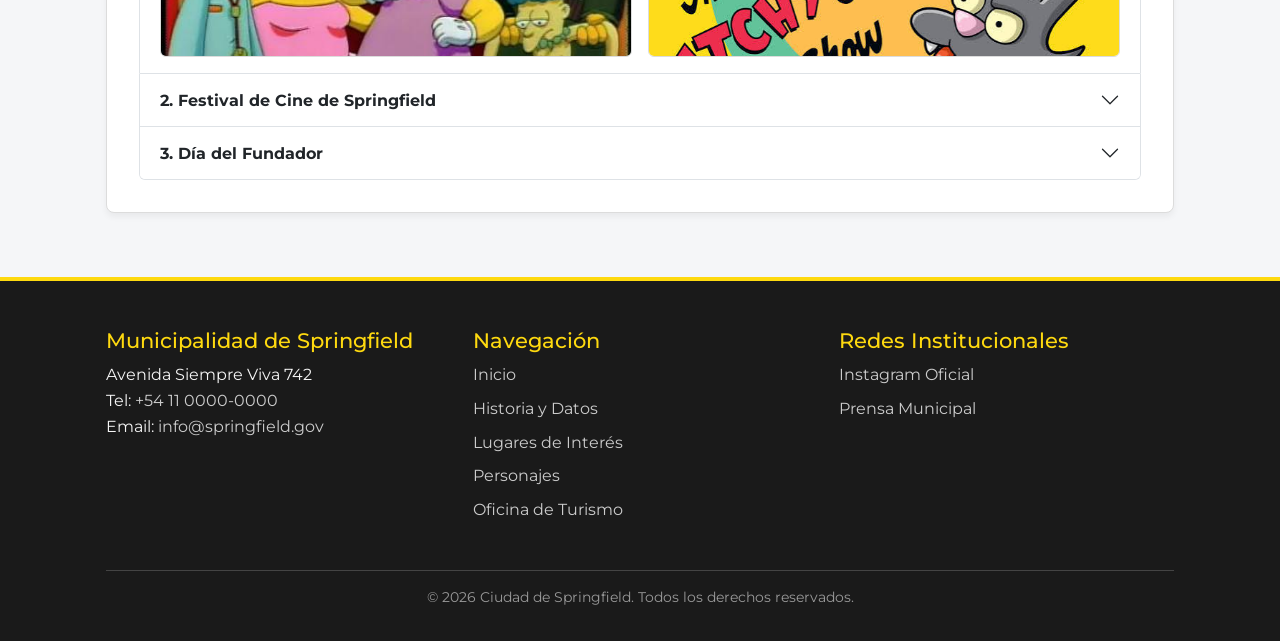
<file: lugares.html>
<!DOCTYPE html>
<html lang="es">
<head>
    <meta charset="UTF-8">
    <meta name="viewport" content="width=device-width, initial-scale=1.0">
    <title>Springfield - Lugares de Interés</title>
    <!-- Google Fonts -->
    <link rel="preconnect" href="https://fonts.googleapis.com">
    <link rel="preconnect" href="https://fonts.gstatic.com" crossorigin>
    <link href="https://fonts.googleapis.com/css2?family=Montserrat:wght@400;500;700&display=swap" rel="stylesheet">
    <!-- Bootstrap -->
    <link href="https://cdn.jsdelivr.net/npm/bootstrap@5.3.3/dist/css/bootstrap.min.css" rel="stylesheet">
    <!-- CSS -->
    <link href="css/estilos.css" rel="stylesheet">
</head>
<body id="pagina-lugares">
    <header>
        <nav class="navbar navbar-expand-lg navbar-dark bg-primary fixed-top shadow">
            <div class="container">
                <a class="navbar-brand fw-bold" href="index.html">Springfield</a>
                <button class="navbar-toggler" type="button" data-bs-toggle="collapse" data-bs-target="#menu-navegacion">
                    <span class="navbar-toggler-icon"></span>
                </button>
                <div class="collapse navbar-collapse" id="menu-navegacion">
                    <ul class="navbar-nav me-auto mb-2 mb-lg-0">
                        <li class="nav-item"><a class="nav-link" href="index.html">Inicio</a></li>
                        <li class="nav-item"><a class="nav-link" href="ciudad.html">La Ciudad</a></li>
                        <li class="nav-item"><a class="nav-link active" href="lugares.html">Lugares</a></li>
                        <li class="nav-item"><a class="nav-link" href="personajes.html">Personajes</a></li>
                        <li class="nav-item"><a class="nav-link" href="contacto.html">Contacto</a></li>
                    </ul>
                    <a class="btn btn-warning text-dark fw-bold" id="boton-oscuro">🌙 Modo oscuro</a>
                </div>
            </div>
        </nav>
    </header>

    <main>
        <section class="banner banner-lugares" id="hero-seccion">
            <h1 class="display-4 fw-bold">Lugares de Springfield</h1>
            <p class="subtitulo-banner fs-5">Recorré los puntos más emblemáticos de nuestra ciudad.</p>

            <div class="row g-3 justify-content-center mt-3 w-100">
                <div class="col-6 col-md-3">
                    <a href="#planta" class="boton boton-principal-grande w-100 text-center py-2">Planta Nuclear</a>
                </div>
                <div class="col-6 col-md-3">
                    <a href="#taberna" class="boton boton-principal-grande w-100 text-center py-2">Taberna de Moe</a>
                </div>
                <div class="col-6 col-md-3">
                    <a href="#krusty" class="boton boton-principal-grande w-100 text-center py-2">Krusty Burger</a>
                </div>
                <div class="col-6 col-md-3">
                    <a href="#actividades-seccion" class="boton boton-borde-claro-grande w-100 text-center py-2">Eventos</a>
                </div>
            </div>
        </section>
        <section id="introduccion-lugares">
            <h2>Atractivos más destacados de Springfield</h2>
            <p>Descubre los lugares más emblemáticos de nuestra ciudad. Puedes ir directamente a la sección de <a href="#actividades-seccion">Actividades Culturales</a> para una experiencia más recreativa.</p>
        </section>

        <section id="lista-lugares">
            <article class="tarjeta-lugar mb-4" id="planta">
                <h3>Planta de Energía Nuclear de Springfield</h3>
                <p><strong>Ubicación:</strong> Zona Industrial.</p>
                <p>Es el principal orgullo industrial de la ciudad, manejada por el gran empresario, el Sr. Charles Montgomery Burns, esta planta genera energía limpia a todos los habitantes y cuenta con empleados de excelente calidad técnica.</p>
                <p><em>¿Qué hacer aquí?</em> Los días sábados de 09:00 a 10:00 hay una visita guiada por el asistente personal del Sr. Burns, el Sr. Smithers.</p>
                <a href="contacto.html#formulario" class="boton boton-borde-primario mb-3">Pedir más información</a>
                <div class="galeria-lugares">
                    <img src="img/planta-nuclear.jpg" alt="Planta Nuclear de Springfield">
                    <img src="img/srburns-y-smithers.jpg" alt="El Sr. Burns y su asistente Smithers">
                </div>
            </article>
    
            <article class="tarjeta-lugar mb-4" id="taberna">
                <h3>Taberna de Moe</h3>
                <p><strong>Ubicación:</strong> Calle Walnut</p>
                <p>Esta taberna manejada por el agradable cantinero Moe Szyslak es el lugar ideal para relajarse y tomar una bebida acompañado de los ciudadanos locales.</p>
                <p><em>¿Qué hacer aquí?</em> De lunes a domingos de 12:00 a 21:00 (excepto los miércoles) se puede disfrutar de beber una cerveza Duff o la especialidad de la casa; La Llamarada Moe.</p>
                <a href="contacto.html#formulario" class="boton boton-borde-primario mb-3">Pedir más información</a>
                <div class="galeria-lugares">
                    <img src="img/taberna-de-moe.jpg" alt="Taberna de Moe">
                    <img src="img/llamarada-moe.jpg" alt="La especialidad del cantinero Moe: La Llamarada Moe">
                </div>
            </article>
    
            <article class="tarjeta-lugar" id="krusty">
                <h3>Krusty Burger</h3>
                <p><strong>Ubicación:</strong> Bulevar de Comida Rápida.</p>
                <p>Si se quiere una salida familiar la cadena Krusty Burger es la opción perfecta.</p>
                <p><em>¿Qué hacer aquí?</em> De lunes a domingos de 12:00 a 21:00. La cadena de comida rápida propiedad de Krusty el Payaso ofrece una deliciosa hamburguesa con carne de calidad premium que la coloca entre las mejores cadenas de comida rápida del país.</p>
                <a href="contacto.html#formulario" class="boton boton-borde-primario mb-3">Pedir más información</a>
                <div class="galeria-lugares">
                    <img src="img/krusty-burger-restaurante.jpg" alt="El restaurante Krusty Burger">
                    <img src="img/krusty-con-la-hamburguesa.jpg" alt="Krusty el Payaso probando su hamburguesa">
                </div>
            </article>
        </section>

        <section id="actividades-seccion" class="tarjeta-lugar">
            <h2>Propuestas Culturales y eventos</h2>
            <p>Ranking de los eventos más recomendados</p>
            <div class="accordion" id="acordeon-eventos">
                <div class="accordion-item">
                    <h3 class="accordion-header" id="titulo-evento-1">
                        <button class="accordion-button fw-bold" type="button" data-bs-toggle="collapse" data-bs-target="#evento-1" aria-expanded="true" aria-controls="evento-1">
                            1. El Show de Krusty el Payaso
                        </button>
                    </h3>
                    <div id="evento-1" class="accordion-collapse collapse show" aria-labelledby="titulo-evento-1" data-bs-parent="#acordeon-eventos">
                        <div class="accordion-body">
                            <p>El programa favorito de los niños donde Krusty y su compañero Mel Patiño hacen actos cómicos. También se transmite un episodio nuevo de la famosa serie animada <strong>"Tomy y Daly".</strong></p>
                            <a href="contacto.html#formulario" class="boton boton-borde-primario mb-3">Pedir más información</a>
                            <div class="galeria-lugares">
                            <img src="img/el-show-de-krusty.jpg" alt="Krusty junto a sus compañeros">
                            <img src="img/tomy-y-daly.jpg" alt="El programa de Tomy y Daly">
                            </div>
                        </div>
                    </div>
                </div>

                <div class="accordion-item">
                    <h3 class="accordion-header" id="titulo-evento-2">
                        <button class="accordion-button collapsed fw-bold" type="button" data-bs-toggle="collapse" data-bs-target="#evento-2" aria-expanded="false" aria-controls="evento-2">
                            2. Festival de Cine de Springfield
                        </button>
                    </h3>
                    <div id="evento-2" class="accordion-collapse collapse" aria-labelledby="titulo-evento-2" data-bs-parent="#acordeon-eventos">
                        <div class="accordion-body">
                            <p>El evento cultural donde cineastas locales presentan sus obras. Aquí se presentó el famoso cortometraje de Barney Gómez "No lloren por mí, ya estoy muerto".</p>
                            <a href="contacto.html#formulario" class="boton boton-borde-primario mb-3">Pedir más información</a>
                            <div class="galeria-lugares">
                            <img src="img/festival-de-cine.jpg" alt="Festival de Cine">
                            <img src="img/barney-gomez-corto.jpg" alt="Icónica escena de Barney Gómez">
                            </div>
                        </div>
                    </div>
                </div>

                <div class="accordion-item">
                    <h3 class="accordion-header" id="titulo-evento-3">
                        <button class="accordion-button collapsed fw-bold" type="button" data-bs-toggle="collapse" data-bs-target="#evento-3" aria-expanded="false" aria-controls="evento-3">
                            3. Día del Fundador
                        </button>
                    </h3>
                    <div id="evento-3" class="accordion-collapse collapse" aria-labelledby="titulo-evento-3" data-bs-parent="#acordeon-eventos">
                        <div class="accordion-body">
                            <p>Una de las mayores festividades, se celebra el aniversario de fundación de la ciudad por parte de nuestro querido <strong><em>Jeremías Springfield</em></strong>. En este festival la ciudad se tiñe de cultura local y orgullo patriota con varios actos y un final con desfile de carrozas.</p>
                            <a href="contacto.html#formulario" class="boton boton-borde-primario mb-3">Pedir más información</a>
                            <div class="galeria-lugares">
                            <img src="img/dia-del-fundador.jpg" alt="Desfile en el Día del Fundador">
                            </div>
                        </div>
                    </div>
                </div>
            </div>
        </section>
    </main>

    <footer>
        <div class="pie-pagina-grilla">
            <div class="contenedor-pie">
                <div class="columnas-pie">
                    <div class="columna-pie-info">
                        <h3>Municipalidad de Springfield</h3>
                        <address>
                            Avenida Siempre Viva 742<br>
                            Tel: <a href="tel:+541100000000">+54 11 0000-0000</a><br>
                            Email: <a href="mailto:info@springfield.gov">info@springfield.gov</a>
                        </address>
                    </div>
                    <div class="columna-pie-nav">
                        <h3>Navegación</h3>
                        <ul>
                            <li><a href="index.html">Inicio</a></li>
                            <li><a href="ciudad.html">Historia y Datos</a></li>
                            <li><a href="lugares.html">Lugares de Interés</a></li>
                            <li><a href="personajes.html">Personajes</a></li>
                            <li><a href="contacto.html">Oficina de Turismo</a></li>
                        </ul>
                    </div>
                    <div class="columna-pie-redes">
                        <h3>Redes Institucionales</h3>
                        <ul>
                            <li><a href="https://instagram.com" target="_blank" rel="noopener noreferrer">Instagram Oficial</a></li>
                            <li><a href="https://twitter.com" target="_blank" rel="noopener noreferrer">Prensa Municipal</a></li>
                        </ul>
                    </div>
                </div>
                <div class="pie-derechos">
                    &copy; 2026 Ciudad de Springfield. Todos los derechos reservados.
                </div>
            </div>
        </div>
    </footer>
    <!-- Bootstrap -->
    <script src="https://cdn.jsdelivr.net/npm/bootstrap@5.3.3/dist/js/bootstrap.bundle.min.js"></script>
    <!-- JS -->
    <script src="js/main.js"></script>
</body>
</html>
</file>
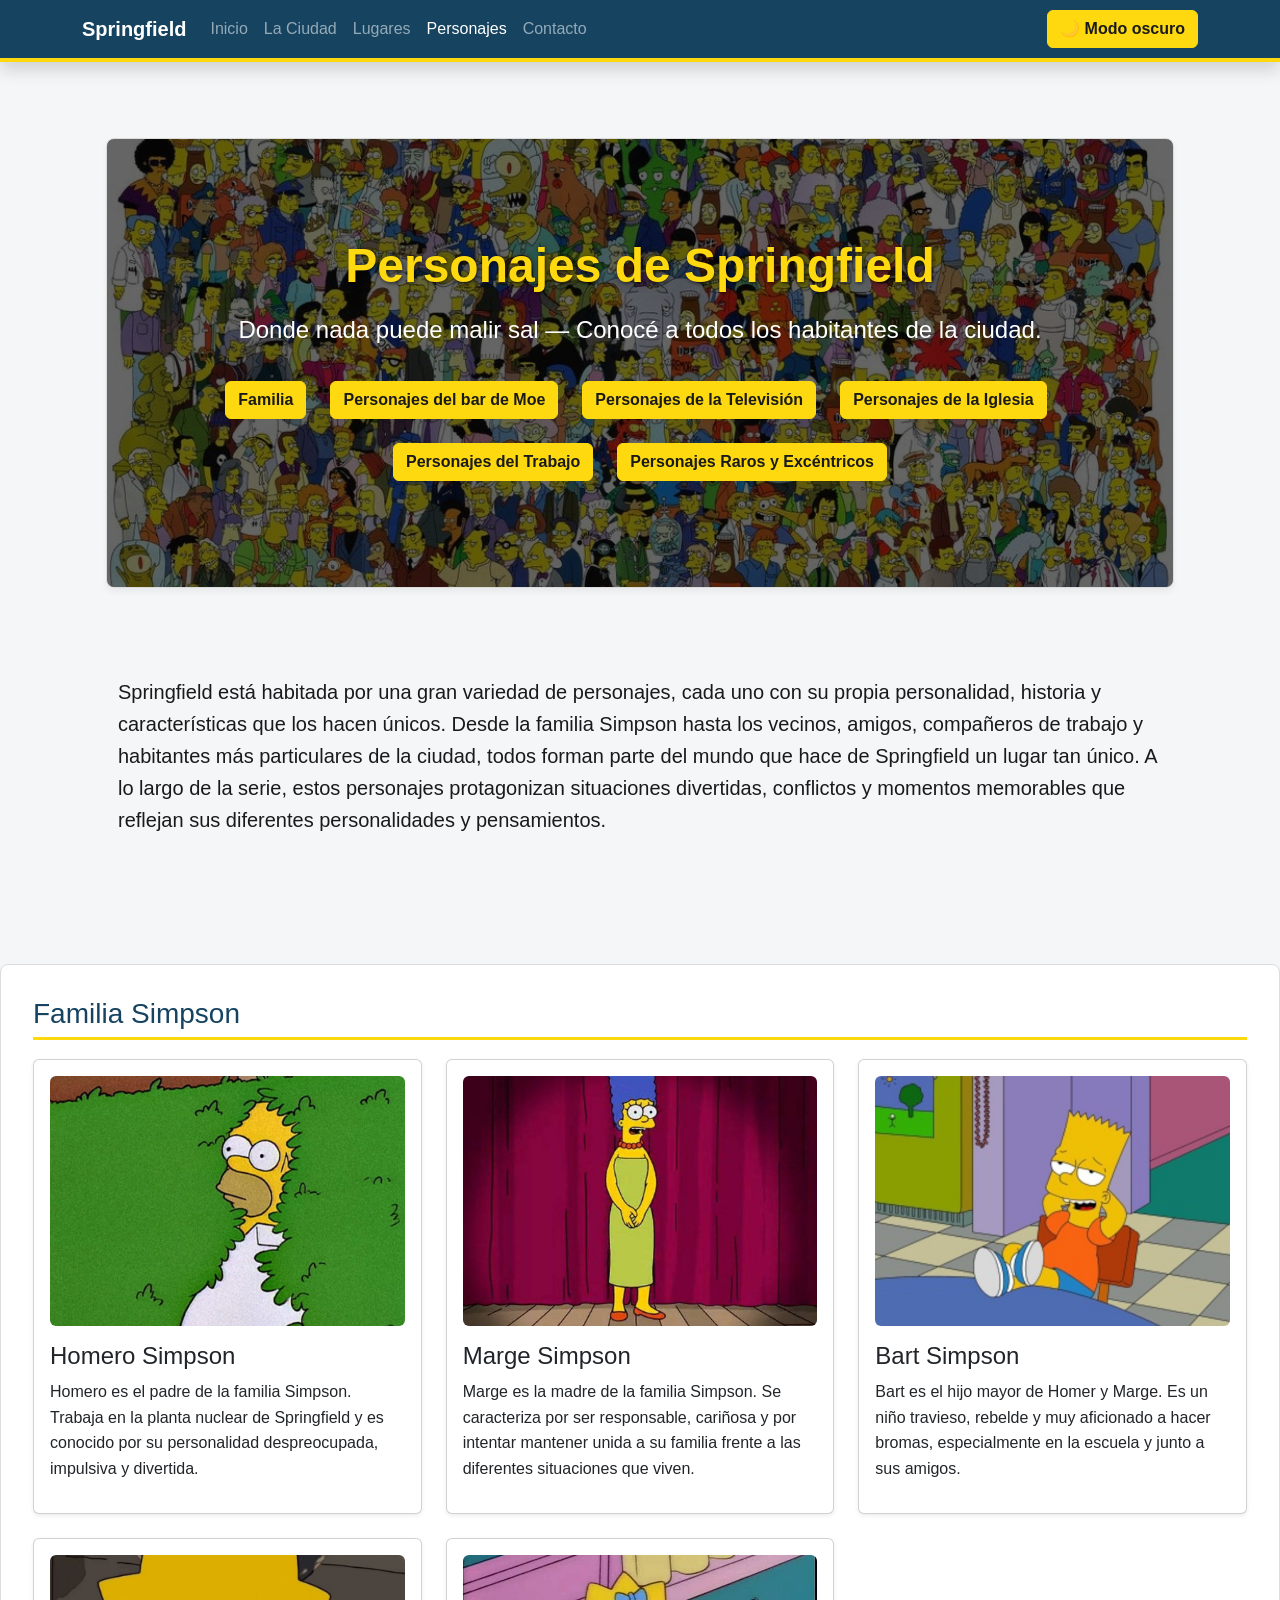
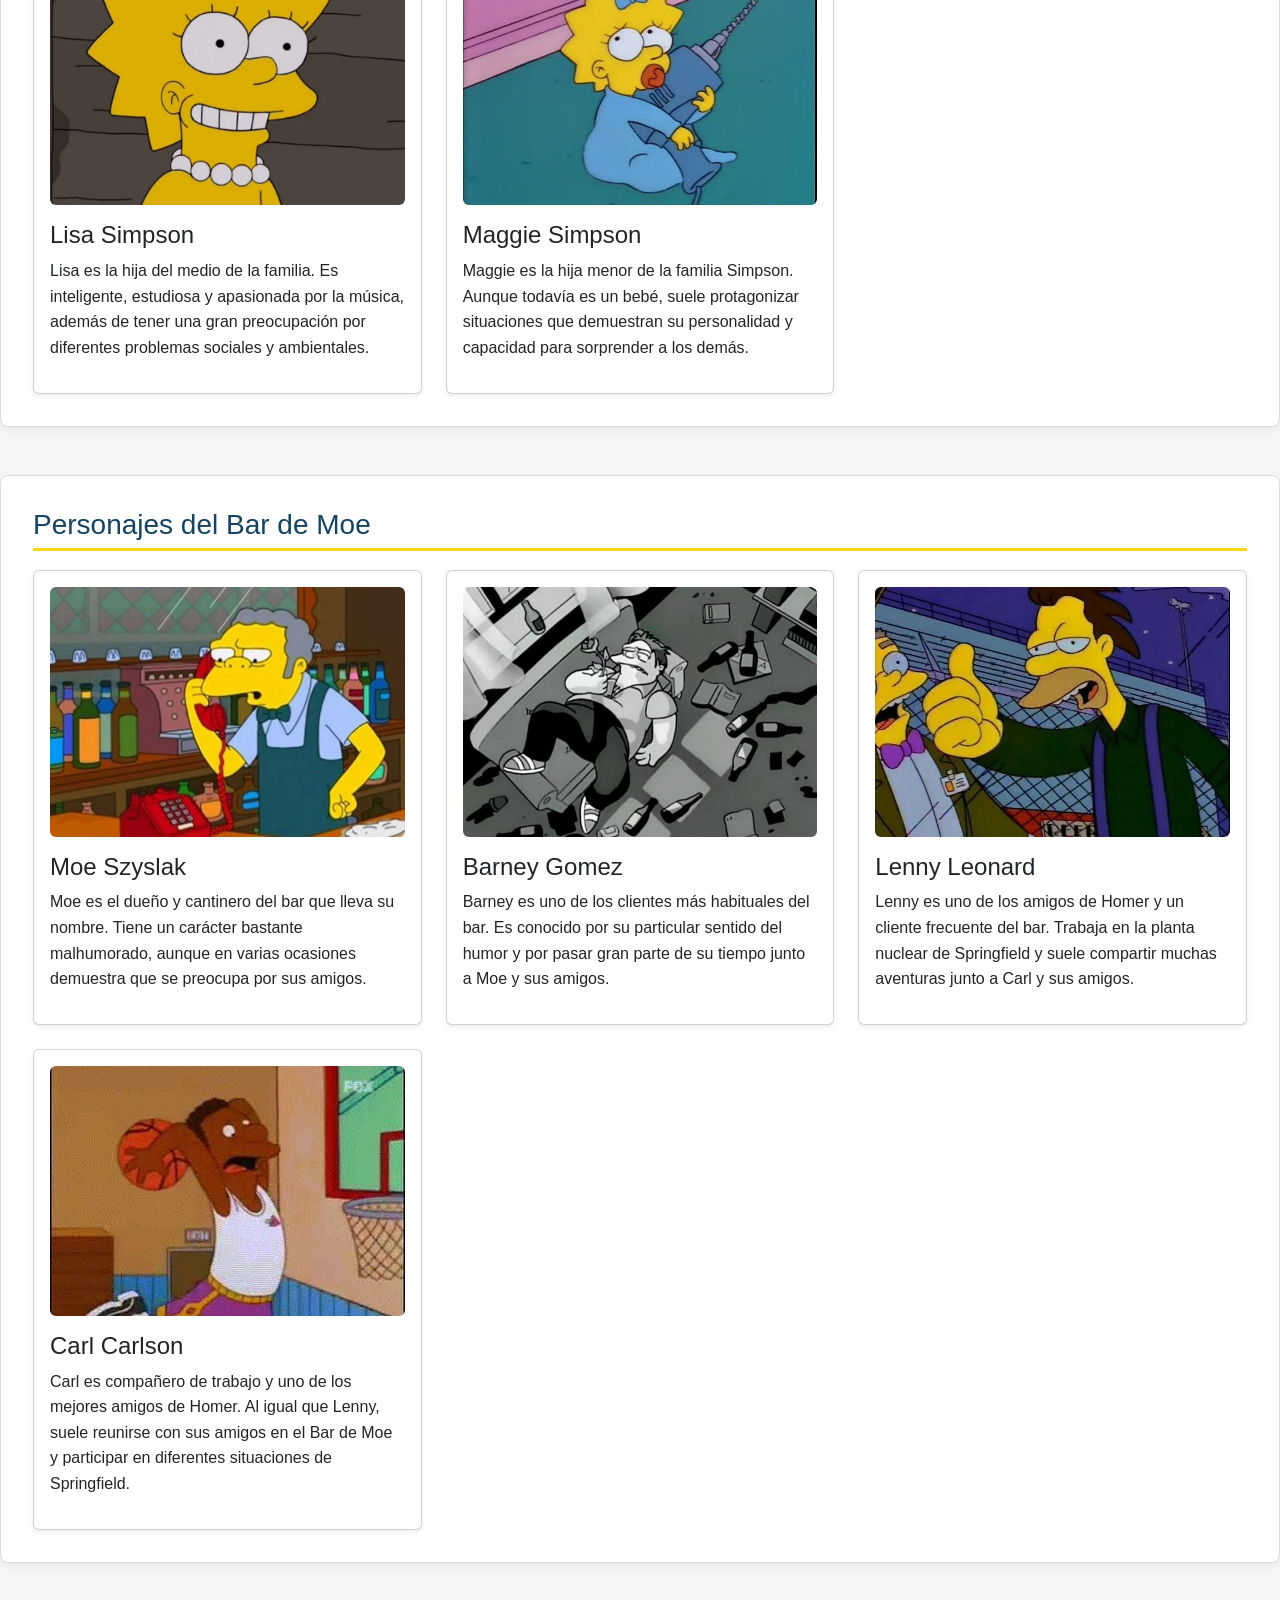
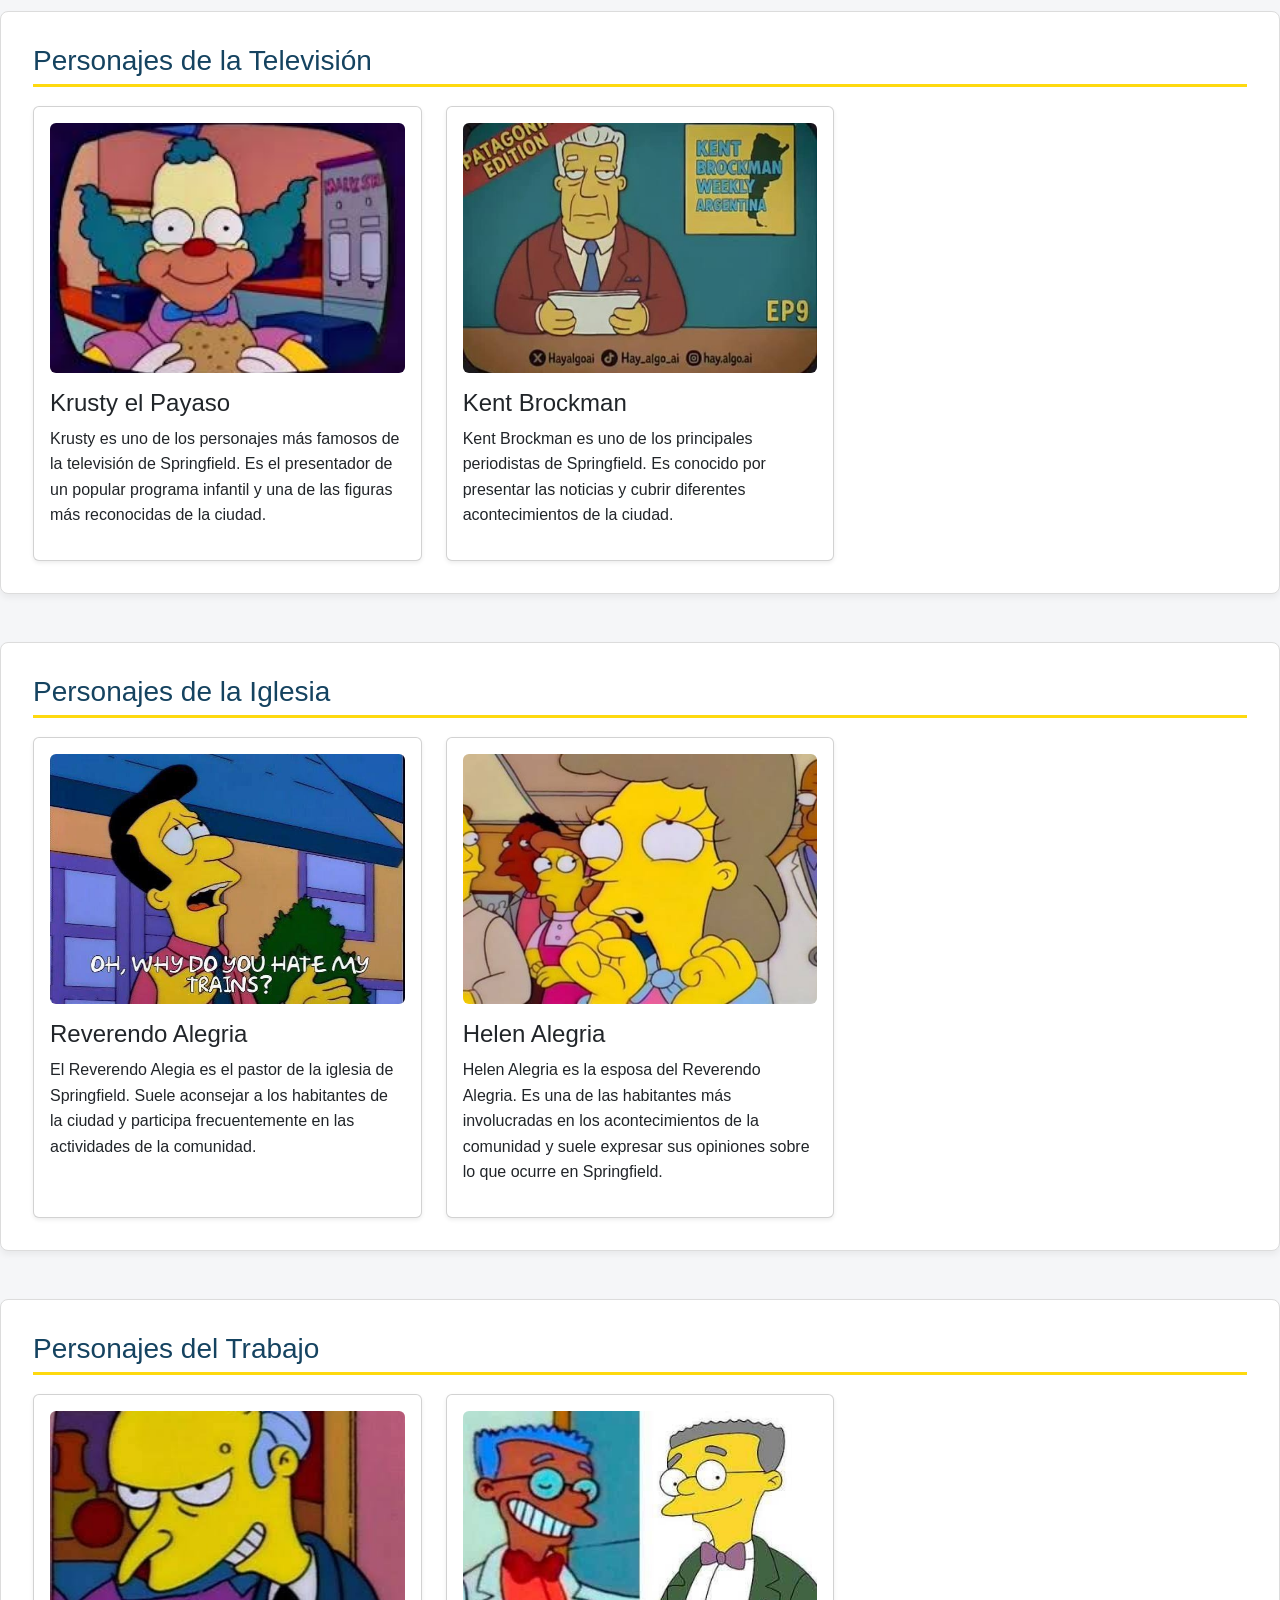
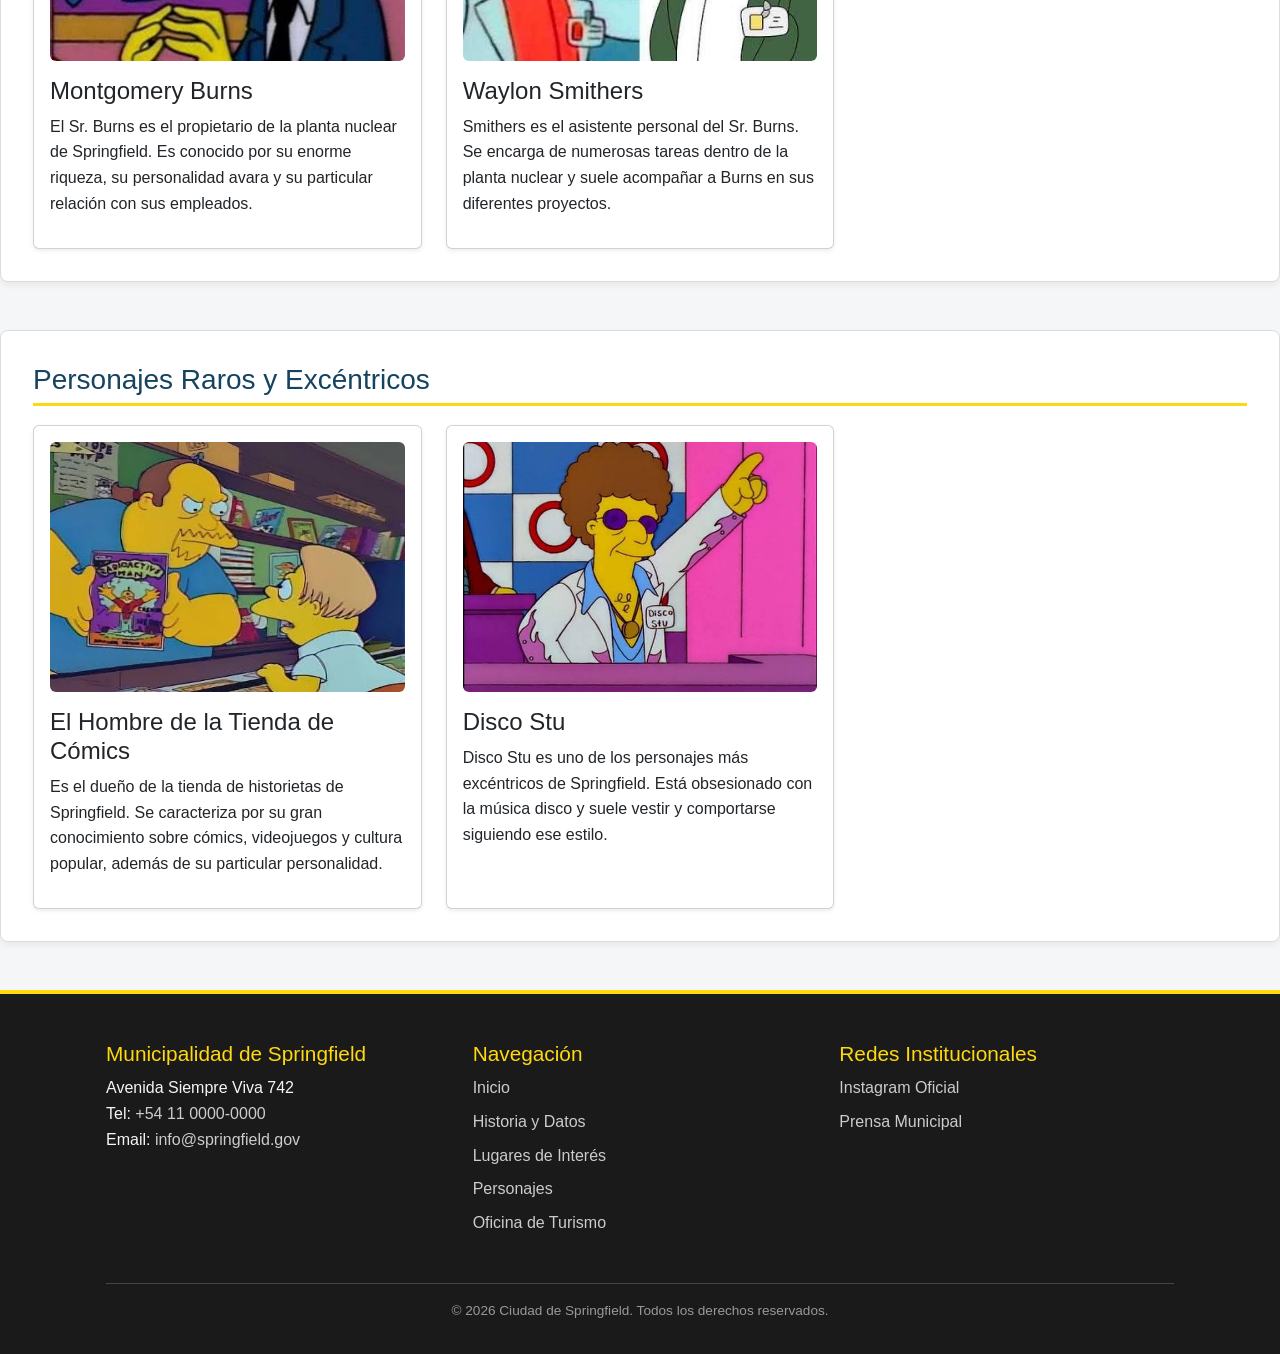
<file: personajes.html>
<!DOCTYPE html>
<html lang="es">

<head>
    <meta charset="UTF-8">
    <meta name="viewport" content="width=device-width, initial-scale=1.0">

    <title>springfield-personajes</title>

    <link href="https://cdn.jsdelivr.net/npm/bootstrap@5.3.3/dist/css/bootstrap.min.css" rel="stylesheet">

   <link rel="stylesheet" href="css/estilos.css">
</head>

<body>
    <header>
        <nav class="navbar navbar-expand-lg navbar-dark bg-primary fixed-top shadow">
            <div class="container">
                <a class="navbar-brand fw-bold" href="index.html">Springfield</a>
                <button class="navbar-toggler" type="button" data-bs-toggle="collapse" data-bs-target="#menuNav">
                    <span class="navbar-toggler-icon"></span>
                </button>
                <div class="collapse navbar-collapse" id="menuNav">
                    <ul class="navbar-nav me-auto mb-2 mb-lg-0">
                        <li class="nav-item"><a class="nav-link" href="index.html">Inicio</a></li>
                        <li class="nav-item"><a class="nav-link" href="ciudad.html">La Ciudad</a></li>
                        <li class="nav-item"><a class="nav-link" href="lugares.html">Lugares</a></li>
                        <li class="nav-item"><a class="nav-link active" href="personajes.html">Personajes</a></li>
                        <li class="nav-item"><a class="nav-link" href="contacto.html">Contacto</a></li>
                    </ul>
                  <a class="btn btn-warning text-dark fw-bold" id="boton-oscuro">🌙 Modo oscuro</a>
                </div>
            </div>
        </nav>
    </header>
   <main>
   <section class="banner banner-personajes mt-5">
    <h1 class="fw-bold">Personajes de Springfield</h1>
    <p class="subtitulo-banner">Donde nada puede malir sal — Conocé a todos los habitantes de la ciudad.</p>
    <div class="botones-banner mt-3">
        <a href="#familia" class="btn btn-warning text-dark fw-bold me-2 mb-2">Familia</a>
        <a href="#moe" class="btn btn-warning text-dark fw-bold me-2 mb-2">Personajes del bar de Moe</a>
        <a href="#television" class="btn btn-warning text-dark fw-bold me-2 mb-2">Personajes de la Televisión</a>
        <a href="#iglesia" class="btn btn-warning text-dark fw-bold me-2 mb-2">Personajes de la Iglesia</a>
        <a href="#trabajo" class="btn btn-warning text-dark fw-bold me-2 mb-2">Personajes del Trabajo</a>
        <a href="#raros" class="btn btn-warning text-dark fw-bold mb-2">Personajes Raros y Excéntricos</a>
    </div>
</section>
<div class="container my-5">
        <!-- El párrafo explicativo largo -->
        <p class="lead">
            Springfield está habitada por una gran variedad de personajes, cada uno con su propia personalidad, historia y características que los hacen únicos. Desde la familia <strong>Simpson</strong> hasta los vecinos, amigos, compañeros de trabajo y habitantes más particulares de la ciudad, todos forman parte del mundo que hace de Springfield un lugar tan único. A lo largo de la serie, estos personajes protagonizan situaciones divertidas, conflictos y momentos memorables que reflejan sus diferentes personalidades y pensamientos.
        </p>
</main>

    

        <section id="familia" class="mb-5">
            <h2>Familia Simpson</h2>
            <div class="row g-4">
                <div class="col-md-6 col-lg-4">
                    <div class="card h-100 shadow-sm p-3">
                        <img src="img/homeroArbusto.jpg" class="card-img-top imagen-en-seccion img-fluid rounded" alt="foto de homero">
                        <div class="card-body px-0">
                            <h4>Homero Simpson</h4>
                            <p class="card-text">Homero es el padre de la familia Simpson. Trabaja en la planta nuclear de Springfield y es conocido por su personalidad despreocupada, impulsiva y divertida.</p>
                        </div>
                    </div>
                </div>
                <div class="col-md-6 col-lg-4">
                    <div class="card h-100 shadow-sm p-3">
                        <img src="img/marge.jpg" class="card-img-top imagen-en-seccion img-fluid rounded" alt="foto de marge">
                        <div class="card-body px-0">
                            <h4>Marge Simpson</h4>
                            <p class="card-text">Marge es la madre de la familia Simpson. Se caracteriza por ser responsable, cariñosa y por intentar mantener unida a su familia frente a las diferentes situaciones que viven.</p>
                        </div>
                    </div>
                </div>
                <div class="col-md-6 col-lg-4">
                    <div class="card h-100 shadow-sm p-3">
                        <img src="img/bart.jpg" class="card-img-top imagen-en-seccion img-fluid rounded" alt="foto de bart">
                        <div class="card-body px-0">
                            <h4>Bart Simpson</h4>
                            <p class="card-text">Bart es el hijo mayor de Homer y Marge. Es un niño travieso, rebelde y muy aficionado a hacer bromas, especialmente en la escuela y junto a sus amigos.</p>
                        </div>
                    </div>
                </div>
                <div class="col-md-6 col-lg-4">
                    <div class="card h-100 shadow-sm p-3">
                        <img src="img/lisa.jpg" class="card-img-top imagen-en-seccion img-fluid rounded" alt="foto de lisa">
                        <div class="card-body px-0">
                            <h4>Lisa Simpson</h4>
                            <p class="card-text">Lisa es la hija del medio de la familia. Es inteligente, estudiosa y apasionada por la música, además de tener una gran preocupación por diferentes problemas sociales y ambientales.</p>
                        </div>
                    </div>
                </div>
                <div class="col-md-6 col-lg-4">
                    <div class="card h-100 shadow-sm p-3">
                        <img src="img/maggieBebe.jpg" class="card-img-top imagen-en-seccion img-fluid rounded" alt="foto de magggie">
                        <div class="card-body px-0">
                            <h4>Maggie Simpson</h4>
                            <p class="card-text">Maggie es la hija menor de la familia Simpson. Aunque todavía es un bebé, suele protagonizar situaciones que demuestran su personalidad y capacidad para sorprender a los demás.</p>
                        </div>
                    </div>
                </div>
            </div>
        </section>

        <section id="moe" class="mb-5">
            <h2>Personajes del Bar de Moe</h2>
            <div class="row g-4">
                <div class="col-md-6 col-lg-4">
                    <div class="card h-100 shadow-sm p-3">
                        <img src="img/moe.jpg" class="card-img-top imagen-en-seccion img-fluid rounded" alt="imagen de moe">
                        <div class="card-body px-0">
                            <h4>Moe Szyslak</h4>
                            <p class="card-text">Moe es el dueño y cantinero del bar que lleva su nombre. Tiene un carácter bastante malhumorado, aunque en varias ocasiones demuestra que se preocupa por sus amigos.</p>
                        </div>
                    </div>
                </div>
                <div class="col-md-6 col-lg-4">
                    <div class="card h-100 shadow-sm p-3">
                        <img src="img/barney.jpg" class="card-img-top imagen-en-seccion img-fluid rounded" alt="iamgen de barney">
                        <div class="card-body px-0">
                            <h4>Barney Gomez</h4>
                            <p class="card-text">Barney es uno de los clientes más habituales del bar. Es conocido por su particular sentido del humor y por pasar gran parte de su tiempo junto a Moe y sus amigos.</p>
                        </div>
                    </div>
                </div>
                <div class="col-md-6 col-lg-4">
                    <div class="card h-100 shadow-sm p-3">
                        <img src="img/lenny.jpg" class="card-img-top imagen-en-seccion img-fluid rounded" alt="imagen de lenny">
                        <div class="card-body px-0">
                            <h4>Lenny Leonard</h4>
                            <p class="card-text">Lenny es uno de los amigos de Homer y un cliente frecuente del bar. Trabaja en la planta nuclear de Springfield y suele compartir muchas aventuras junto a Carl y sus amigos.</p>
                        </div>
                    </div>
                </div>
                <div class="col-md-6 col-lg-4">
                    <div class="card h-100 shadow-sm p-3">
                        <img src="img/carl.jpg" class="card-img-top imagen-en-seccion img-fluid rounded" alt="imagen de carl">
                        <div class="card-body px-0">
                            <h4>Carl Carlson</h4>
                            <p class="card-text">Carl es compañero de trabajo y uno de los mejores amigos de Homer. Al igual que Lenny, suele reunirse con sus amigos en el Bar de Moe y participar en diferentes situaciones de Springfield.</p>
                        </div>
                    </div>
                </div>
            </div>
        </section>

        <section id="television" class="mb-5">
            <h2>Personajes de la Televisión</h2>
            <div class="row g-4">
                <div class="col-md-6 col-lg-4">
                    <div class="card h-100 shadow-sm p-3">
                        <img src="img/krusty-con-la-hamburguesa.jpg" class="card-img-top imagen-en-seccion img-fluid rounded" alt="krusty">
                        <div class="card-body px-0">
                            <h4>Krusty el Payaso</h4>
                            <p class="card-text">Krusty es uno de los personajes más famosos de la televisión de Springfield. Es el presentador de un popular programa infantil y una de las figuras más reconocidas de la ciudad.</p>
                        </div>
                    </div>
                </div>
                <div class="col-md-6 col-lg-4">
                    <div class="card h-100 shadow-sm p-3">
                        <img src="img/kentbrockman.jpg" class="card-img-top imagen-en-seccion img-fluid rounded" alt="kentBrockman">
                        <div class="card-body px-0">
                            <h4>Kent Brockman</h4>
                            <p class="card-text">Kent Brockman es uno de los principales periodistas de Springfield. Es conocido por presentar las noticias y cubrir diferentes acontecimientos de la ciudad.</p>
                        </div>
                    </div>
                </div>
            </div>
        </section>

        <section id="iglesia" class="mb-5">
            <h2>Personajes de la Iglesia</h2>
            <div class="row g-4">
                <div class="col-md-6 col-lg-4">
                    <div class="card h-100 shadow-sm p-3">
                        <img src="img/reverendoAlegria.jpg" class="card-img-top imagen-en-seccion img-fluid rounded" alt="reverendoAlegria">
                        <div class="card-body px-0">
                            <h4>Reverendo Alegria</h4>
                            <p class="card-text">El Reverendo Alegia es el pastor de la iglesia de Springfield. Suele aconsejar a los habitantes de la ciudad y participa frecuentemente en las actividades de la comunidad.</p>
                        </div>
                    </div>
                </div>
                <div class="col-md-6 col-lg-4">
                    <div class="card h-100 shadow-sm p-3">
                        <img src="img/helenAlegria.jpg" class="card-img-top imagen-en-seccion img-fluid rounded" alt="helenAlegria">
                        <div class="card-body px-0">
                            <h4>Helen Alegria</h4>
                            <p class="card-text">Helen Alegria es la esposa del Reverendo Alegria. Es una de las habitantes más involucradas en los acontecimientos de la comunidad y suele expresar sus opiniones sobre lo que ocurre en Springfield.</p>
                        </div>
                    </div>
                </div>
            </div>
        </section>

        <section id="trabajo" class="mb-5">
            <h2>Personajes del Trabajo</h2>
            <div class="row g-4">
                <div class="col-md-6 col-lg-4">
                    <div class="card h-100 shadow-sm p-3">
                        <img src="img/montgomeryBurns.jpg" class="card-img-top imagen-en-seccion img-fluid rounded" alt="montgomery burns">
                        <div class="card-body px-0">
                            <h4>Montgomery Burns</h4>
                            <p class="card-text">El Sr. Burns es el propietario de la planta nuclear de Springfield. Es conocido por su enorme riqueza, su personalidad avara y su particular relación con sus empleados.</p>
                        </div>
                    </div>
                </div>
                <div class="col-md-6 col-lg-4">
                    <div class="card h-100 shadow-sm p-3">
                        <img src="img/smithers.jpg" class="card-img-top imagen-en-seccion img-fluid rounded" alt="smithers">
                        <div class="card-body px-0">
                            <h4>Waylon Smithers</h4>
                            <p class="card-text">Smithers es el asistente personal del Sr. Burns. Se encarga de numerosas tareas dentro de la planta nuclear y suele acompañar a Burns en sus diferentes proyectos.</p>
                        </div>
                    </div>
                </div>
            </div>
        </section>

        <section id="raros" class="mb-5">
            <h2>Personajes Raros y Excéntricos</h2>
            <div class="row g-4">
                <div class="col-md-6 col-lg-4">
                    <div class="card h-100 shadow-sm p-3">
                        <img src="img/gordoComic.jpg" class="card-img-top imagen-en-seccion img-fluid rounded" alt="gordoComic">
                        <div class="card-body px-0">
                            <h4>El Hombre de la Tienda de Cómics</h4>
                            <p class="card-text">Es el dueño de la tienda de historietas de Springfield. Se caracteriza por su gran conocimiento sobre cómics, videojuegos y cultura popular, además de su particular personalidad.</p>
                        </div>
                    </div>
                </div>
                <div class="col-md-6 col-lg-4">
                    <div class="card h-100 shadow-sm p-3">
                        <img src="img/discoStu.jpg" class="card-img-top imagen-en-seccion img-fluid rounded" alt="discoStu">
                        <div class="card-body px-0">
                            <h4>Disco Stu</h4>
                            <p class="card-text">Disco Stu es uno de los personajes más excéntricos de Springfield. Está obsesionado con la música disco y suele vestir y comportarse siguiendo ese estilo.</p>
                        </div>
                    </div>
                </div>
            </div>
        </section>
    </div>

    <footer>
        <div class="pie-pagina-grilla">
            <div class="contenedor-pie">
                <div class="columnas-pie">
                    <div class="columna-pie-info">
                        <h3>Municipalidad de Springfield</h3>
                        <address>
                            Avenida Siempre Viva 742<br>
                            Tel: <a href="tel:+541100000000">+54 11 0000-0000</a><br>
                            Email: <a href="mailto:info@springfield.gov">info@springfield.gov</a>
                        </address>
                    </div>
                    <div class="columna-pie-nav">
                        <h3>Navegación</h3>
                        <ul>
                            <li><a href="index.html">Inicio</a></li>
                            <li><a href="ciudad.html">Historia y Datos</a></li>
                            <li><a href="lugares.html">Lugares de Interés</a></li>
                            <li><a href="personajes.html">Personajes</a></li>
                            <li><a href="contacto.html">Oficina de Turismo</a></li>
                        </ul>
                    </div>
                    <div class="columna-pie-redes">
                        <h3>Redes Institucionales</h3>
                        <ul>
                            <li><a href="https://instagram.com" target="_blank" rel="noopener noreferrer">Instagram Oficial</a></li>
                            <li><a href="https://twitter.com" target="_blank" rel="noopener noreferrer">Prensa Municipal</a></li>
                        </ul>
                    </div>
                </div>
                <div class="pie-derechos">
                    &copy; 2026 Ciudad de Springfield. Todos los derechos reservados.
                </div>
            </div>
        </div>
    </footer>
    <script src="https://cdn.jsdelivr.net/npm/bootstrap@5.3.3/dist/js/bootstrap.bundle.min.js"></script>
    <script src="js/main.js"></script>
</body>

</html>
</file>
<file: css/estilos.css>
/* =========================================
   1. VARIABLES CSS (Paleta y Tipografía)
   ========================================= */
:root {
    --color-fondo: #f5f6f8;
    --color-texto: #1a1a1a;
    --color-primario: #fed90f;      
    --color-secundario: #154360;    
    --color-acento: #2980b9;
    --color-fondo-botones: #B4699C;
    --color-borde-botones: #4A154B;    
    --color-borde: #dcdcdc;
    --color-blanco: #ffffff;
    --color-texto-secundario: #6c757d;
    --color-fondo-aside: #fffde7;
    --color-borde-aside: #ffe082;
    --color-fondo-footer: #1a1a1a;
    --color-texto-footer: #f5f5f5;
    --color-enlace-footer: #cccccc;
    --color-borde-footer: #444444;
    --color-derechos-footer: #999999;
    --color-fondo-oscuro: #121212;
    --color-superficie-oscura: #1e1e1e;
    --color-superficie-oscura-alt: #252525;
    --color-texto-oscuro: #f5f5f5;
    --color-texto-secundario-oscuro: #cccccc;
    --color-borde-oscuro: #333333;
    --color-gradiente-claro-fin: #f0f2f5;
    --color-sombra-texto: rgba(0, 0, 0, 0.7);
    --color-sombra-suave: rgba(0, 0, 0, 0.05);
    --color-sombra-media: rgba(0, 0, 0, 0.08);
    --color-sombra-fuerte: rgba(0, 0, 0, 0.12);
    --color-sombra-oscura: rgba(0, 0, 0, 0.4);
    --color-sombra-oscura-hover: rgba(0, 0, 0, 0.6);
    --color-overlay-banner: rgba(0, 0, 0, 0.6);
    --color-foco-input: rgba(41, 128, 185, 0.25);
    --fuente-principal: 'Montserrat', sans-serif;
}

/* =========================================
   2. RESET Y ESTILOS BASE (Body)
   ========================================= */
* {
    box-sizing: border-box;
    margin: 0;
    padding: 0;
}

body {
    font-family: var(--fuente-principal);
    font-size: 16px;
    line-height: 1.6;
    background-color: var(--color-fondo);
    color: var(--color-texto);
    display: flex;
    flex-direction: column;
    min-height: 100vh;
}

/* =========================================
   3. TIPOGRAFÍA (Headings y Párrafos)
   ========================================= */
h1 {
    font-size: 3rem;
    font-weight: bold;
    color: var(--color-primario); 
    margin-bottom: 1rem;
    text-shadow: 1px 1px 4px var(--color-sombra-texto); 
}

h2 {
    font-size: 1.75rem;
    color: var(--color-secundario);
    border-bottom: 3px solid var(--color-primario);
    padding-bottom: 0.4rem;
    margin-bottom: 1.2rem;
}

h3 {
    font-size: 1.3rem;
    color: var(--color-acento);
    margin-bottom: 0.5rem;
}

p {
    margin-bottom: 1rem;
}

/* =========================================
   4. ESTRUCTURA PRINCIPAL (Main, Header, Footer)
   ========================================= */
header nav {
    padding-top: 0.35rem;
    padding-bottom: 0.35rem;
    border-bottom: 4px solid var(--color-primario);
}

main {
    max-width: 1100px;
    width: 100%;
    margin: 0 auto;
    padding: 90px 1rem 4rem 1rem;
    display: flex;
    flex-direction: column;
    gap: 2.5rem;
    flex: 1;
}

section, article {
    background-color: var(--color-blanco);
    padding: 2rem;
    border-radius: 8px;
    border: 1px solid var(--color-borde);
    box-shadow: 0 4px 6px var(--color-sombra-suave);
}

aside {
    background-color: var(--color-fondo-aside); 
    border: 1px solid var(--color-borde-aside);
    padding: 1.5rem;
    border-radius: 8px;
    box-shadow: 0 4px 6px var(--color-sombra-suave);
    position: sticky;
    top: 100px;
}

footer {
    background-color: var(--color-fondo-footer);
    color: var(--color-texto-footer);
    padding: 3rem 1rem 2rem 1rem;
    margin-top: auto;
    border-top: 4px solid var(--color-primario);
}

footer h3 {
    color: var(--color-primario);
    border: none;
}

footer a {
    color: var(--color-enlace-footer);
    text-decoration: none;
    transition: color 0.2s;
}

footer a:hover {
    color: var(--color-primario);
}

footer ul {
    list-style: none;
    padding: 0;
}

footer li {
    margin-bottom: 0.5rem;
}

.contenedor-pie {
    max-width: 1100px;
    margin: 0 auto;
    padding: 0 1rem;
}

.columnas-pie {
    display: grid;
    grid-template-columns: repeat(auto-fit, minmax(250px, 1fr));
    gap: 2rem;
}

.pie-derechos {
    border-top: 1px solid var(--color-borde-footer);
    margin-top: 2rem;
    padding-top: 1rem;
    text-align: center;
    font-size: 0.85rem;
    color: var(--color-derechos-footer);
}

/* =========================================
   5. COMPONENTES Y UTILIDADES (Banners, Tarjetas, Botones)
   ========================================= */
img {
    max-width: 100%;
    height: auto;
    display: block;
    border-radius: 6px;
}

.imagen-en-seccion {
    width: 100%;
    height: 250px;
    object-fit: cover;
}

.img-carrusel {
    width: 100%;
    height: 350px;
    object-fit: cover;
    object-position: center;
}

.banner {
    min-height: 450px;
    display: flex;
    flex-direction: column;
    justify-content: center;
    align-items: center;
    text-align: center;
    border-radius: 8px;
    padding: 2rem;
}

.banner-inicio {
    background-image: linear-gradient(var(--color-overlay-banner), var(--color-overlay-banner)), url('../img/Ciudad.jfif');
    background-size: cover;
    background-position: center;
}

.banner-ayuntamiento {
    background-image: linear-gradient(var(--color-overlay-banner), var(--color-overlay-banner)), url('../img/ayuntamiento.webp');
    background-size: cover;
    background-position: center;
}

.banner-ciudad {
    background-image: linear-gradient(var(--color-overlay-banner), var(--color-overlay-banner)), url('../img/Ciudad.jfif');
    background-size: cover;
    background-position: center;
}

.banner-personajes {
    background-image: linear-gradient(var(--color-overlay-banner), var(--color-overlay-banner)), url('../img/personajesDeSprinfield.jpg');
    background-size: cover;
    background-position: center;
}

.banner-lugares {
    background-image: linear-gradient(var(--color-overlay-banner), var(--color-overlay-banner)), url('../img/planta-nuclear.jpg');
    background-size: cover;
    background-position: center;
}

.subtitulo-banner {
    font-size: 1.5rem;
    color: var(--color-blanco);
}

.botones-banner {
    display: flex;
    justify-content: center;
    flex-wrap: wrap;
    gap: 1rem;
    margin-top: 1.5rem;
}

.etiqueta-boletin {
    text-transform: uppercase;
    font-weight: bold;
    color: var(--color-acento);
    font-size: 0.875rem;
}

.boletin-oficial {
    display: flex;
    justify-content: space-between;
    align-items: center;
    gap: 1.5rem;
    flex-wrap: wrap;
}

.textos-boletin h2 {
    border-bottom: none;
    padding-bottom: 0;
    margin-bottom: 0.2rem;
}

.grilla-tres-columnas {
    display: grid;
    grid-template-columns: repeat(auto-fit, minmax(300px, 1fr));
    gap: 1.5rem;
    margin-top: 1rem;
}

.grilla-dos-columnas {
    display: grid;
    grid-template-columns: 1.5fr 1fr;
    gap: 2rem;
}

@media (max-width: 768px) {
    .grilla-dos-columnas {
        grid-template-columns: 1fr;
    }
}

.tarjeta {
    display: flex;
    flex-direction: column;
    height: 100%;
    background-color: var(--color-blanco);
    border: 1px solid var(--color-borde);
    border-radius: 8px;
    padding: 1.5rem;
    box-shadow: 0 2px 5px var(--color-sombra-suave);
    transition: transform 0.2s ease, box-shadow 0.2s ease;
}

.tarjeta:hover {
    transform: translateY(-3px);
    box-shadow: 0 4px 10px var(--color-sombra-media);
}

.tarjeta h3 {
    margin-top: 1rem;
}

.tarjeta img {
    width: 100%;
    height: 220px; 
    object-fit: cover; 
    border-radius: 6px;
}

.texto-secundario {
    color: var(--color-texto-secundario);
    flex-grow: 1;
    margin-bottom: 1.5rem;
}

.galeria-lugares {
    display: flex;
    gap: 1rem;
    flex-wrap: wrap;
    margin-top: 1rem;
}

.galeria-lugares img {
    flex: 1 1 250px;
    max-width: 100%;
    height: 220px;
    object-fit: cover;
    border-radius: 6px;
    border: 1px solid var(--color-borde);
}

ol.lista-actividades, #actividades-seccion ol {
    margin-top: 1rem;
    padding-left: 1.5rem;
}

#actividades-seccion li {
    margin-bottom: 1.5rem;
}

.llamado-accion {
    background: linear-gradient(135deg, var(--color-blanco) 0%, var(--color-gradiente-claro-fin) 100%);
    border-radius: 16px;
    border: 1px solid var(--color-borde);
    border-top: 6px solid var(--color-primario);
    box-shadow: 0 12px 35px var(--color-sombra-media);
    transition: transform 0.3s ease, box-shadow 0.3s ease;
}

.llamado-accion:hover {
    transform: translateY(-5px);
    box-shadow: 0 15px 45px var(--color-sombra-fuerte);
}

.boton {
    display: inline-block;
    text-align: center;
    text-decoration: none;
    border-radius: 6px;
    cursor: pointer;
    transition: all 0.2s ease;
    border: 2px solid transparent;
}

.boton-principal {
    background-color: var(--color-acento);
    color: var(--color-blanco);
    padding: 0.5rem 1rem;
}

.boton-principal:hover {
    background-color: var(--color-secundario);
    color: var(--color-blanco);
}

.boton-principal-grande {
    background-color: var(--color-acento);
    color: var(--color-blanco);
    padding: 0.75rem 1rem;
    font-size: 1.15rem;
}

.boton-principal-grande:hover {
    background-color: var(--color-secundario);
    color: var(--color-blanco);
}

.boton-borde-claro-grande {
    background-color: transparent;
    color: var(--color-blanco);
    border-color: var(--color-blanco);
    padding: 0.75rem 1rem;
    font-size: 1.15rem;
}

.boton-borde-claro-grande:hover {
    background-color: var(--color-blanco);
    color: var(--color-texto);
}

.boton-borde-primario {
    background-color: transparent;
    color: var(--color-acento);
    border-color: var(--color-acento);
    padding: 0.5rem 1rem;
    font-weight: bold;
    white-space: nowrap;
}

.boton-borde-primario:hover {
    background-color: var(--color-acento);
    color: var(--color-blanco);
}

.boton-ancho-completo {
    width: 100%;
    padding: 0.75rem;
    font-weight: bold;
    background-color: var(--color-acento);
    color: var(--color-blanco);
}

.boton-ancho-completo:hover {
    background-color: var(--color-secundario);
    color: var(--color-blanco);
}

.margen-superior-auto {
    margin-top: auto;
}

/* =========================================
   6. FORMULARIOS
   ========================================= */
.seccion-formulario {
    max-width: 800px;
    margin: 0 auto;
}

.informacion-central {
    text-align: center;
}

.formulario-estandar {
    margin-top: 1.5rem;
}

.grilla-formulario {
    display: grid;
    grid-template-columns: 1fr 1fr;
    gap: 1rem;
}

@media (max-width: 576px) {
    .grilla-formulario {
        grid-template-columns: 1fr;
    }
}

.campo-completo {
    grid-column: 1 / -1;
    margin-top: 1rem;
}

.etiqueta-formulario {
    display: inline-block;
    margin-bottom: 0.5rem;
    font-weight: 500;
}

.control-formulario {
    display: block;
    width: 100%;
    padding: 0.5rem 0.75rem;
    font-size: 1rem;
    line-height: 1.5;
    color: var(--color-texto);
    background-color: var(--color-blanco);
    border: 1px solid var(--color-borde);
    border-radius: 6px;
    transition: border-color 0.15s ease-in-out;
}

.control-formulario:focus {
    border-color: var(--color-acento);
    outline: none;
    box-shadow: 0 0 0 0.25rem var(--color-foco-input);
}

.mapa-lateral {
    text-align: center;
    height: 100%;
}

.mapa-lateral img {
    margin-bottom: 1rem;
    width: 100%;
}

/* =========================================
   7. PERSONALIZACIÓN BOOTSTRAP Y MODO OSCURO
   ========================================= */
.bg-primary {
    background-color: var(--color-secundario) !important;
}

.btn-warning {
    background-color: var(--color-primario);
    border-color: var(--color-primario);
    color: var(--color-texto) !important;
}

.btn-outline-primary {
    color: var(--color-acento);
    border-color: var(--color-acento);
}

.btn-outline-primary:hover {
    background-color: var(--color-acento);
    color: var(--color-blanco);
}

body.oscuro {
    background-color: var(--color-fondo-oscuro);
    color: var(--color-texto-oscuro);
}

body.oscuro section, 
body.oscuro article, 
body.oscuro aside,
body.oscuro .tarjeta,
body.oscuro .card {
    background-color: var(--color-superficie-oscura) !important;
    color: var(--color-texto-oscuro) !important;
    border-color: var(--color-borde-oscuro) !important;
}

body.oscuro h2 {
    color: var(--color-primario);
}

body.oscuro .texto-secundario,
body.oscuro .card p,
body.oscuro .card span,
body.oscuro aside p {
    color: var(--color-texto-secundario-oscuro) !important;
}

body.oscuro .llamado-accion {
    background: linear-gradient(135deg, var(--color-superficie-oscura) 0%, var(--color-superficie-oscura-alt) 100%) !important;
    border-color: var(--color-borde-oscuro) !important;
    border-top: 6px solid var(--color-primario) !important;
    box-shadow: 0 12px 35px var(--color-sombra-oscura) !important;
}

body.oscuro .llamado-accion:hover {
    box-shadow: 0 15px 45px var(--color-sombra-oscura-hover) !important;
}

body.oscuro .accordion {
    border-color: var(--color-borde-oscuro) !important;
}

body.oscuro .accordion-item {
    background-color: transparent !important;
    border-color: var(--color-borde-oscuro) !important;
}

body.oscuro .accordion-button {
    background-color: var(--color-superficie-oscura) !important;
    color: var(--color-texto-oscuro) !important;
    border-bottom: 1px solid var(--color-borde-oscuro) !important;
}

body.oscuro .accordion-button:not(.collapsed) {
    background-color: var(--color-secundario) !important;
    color: var(--color-blanco) !important;
}

body.oscuro .accordion-body {
    background-color: var(--color-superficie-oscura) !important;
    color: var(--color-texto-secundario-oscuro) !important;
}

body.oscuro .accordion-button::after {
    filter: invert(1) !important; 
}

body.oscuro .control-formulario {
    background-color: var(--color-superficie-oscura-alt);
    color: var(--color-texto-oscuro);
    border-color: var(--color-borde-oscuro);
}

body.oscuro img {
    border-radius: 8px;
    border: 1px solid var(--color-borde-oscuro);
}

/* Títulos del acordeón de eventos */
.accordion-header {
    margin: 0;
    padding: 0;
    border: none;
    font-size: inherit;
}

/* Evita que el navbar fijo tape los títulos al usar los botones del hero */
#pagina-lugares [id] {
    scroll-margin-top: 90px;
}
</file>
